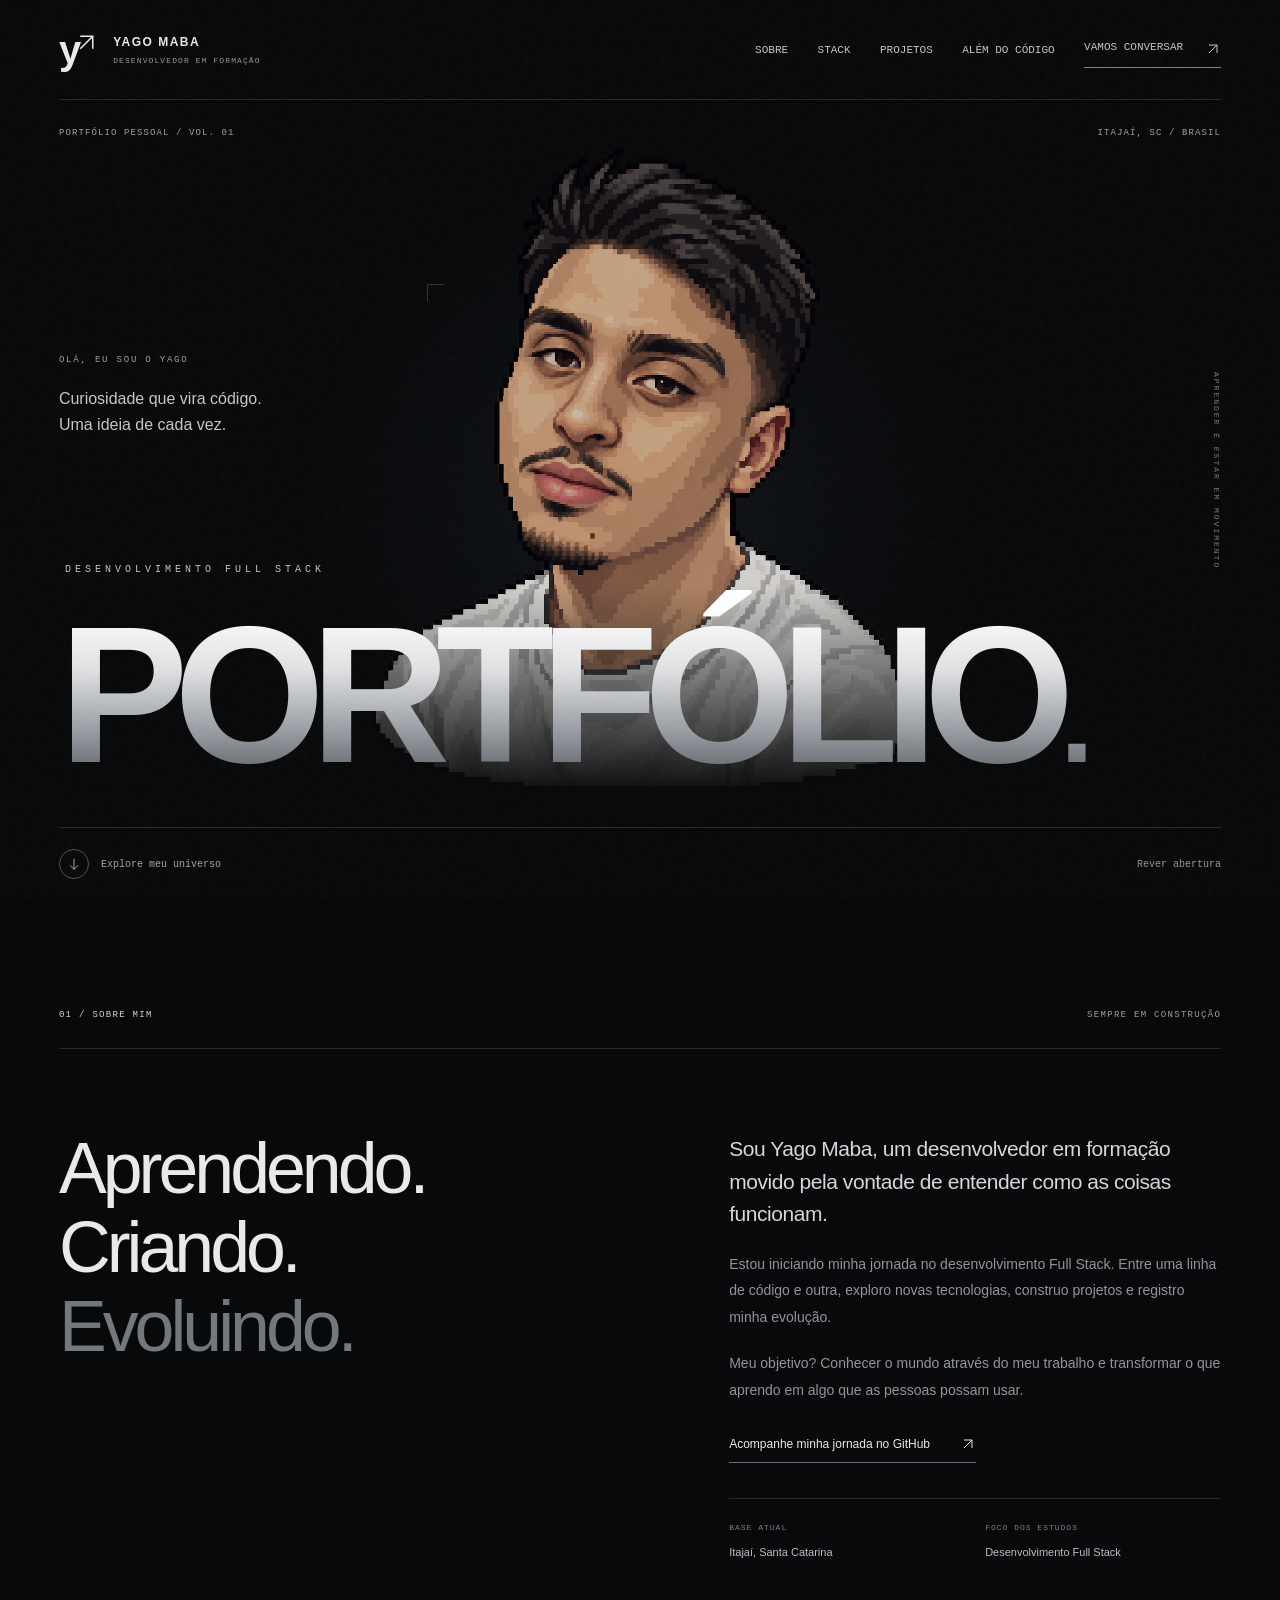
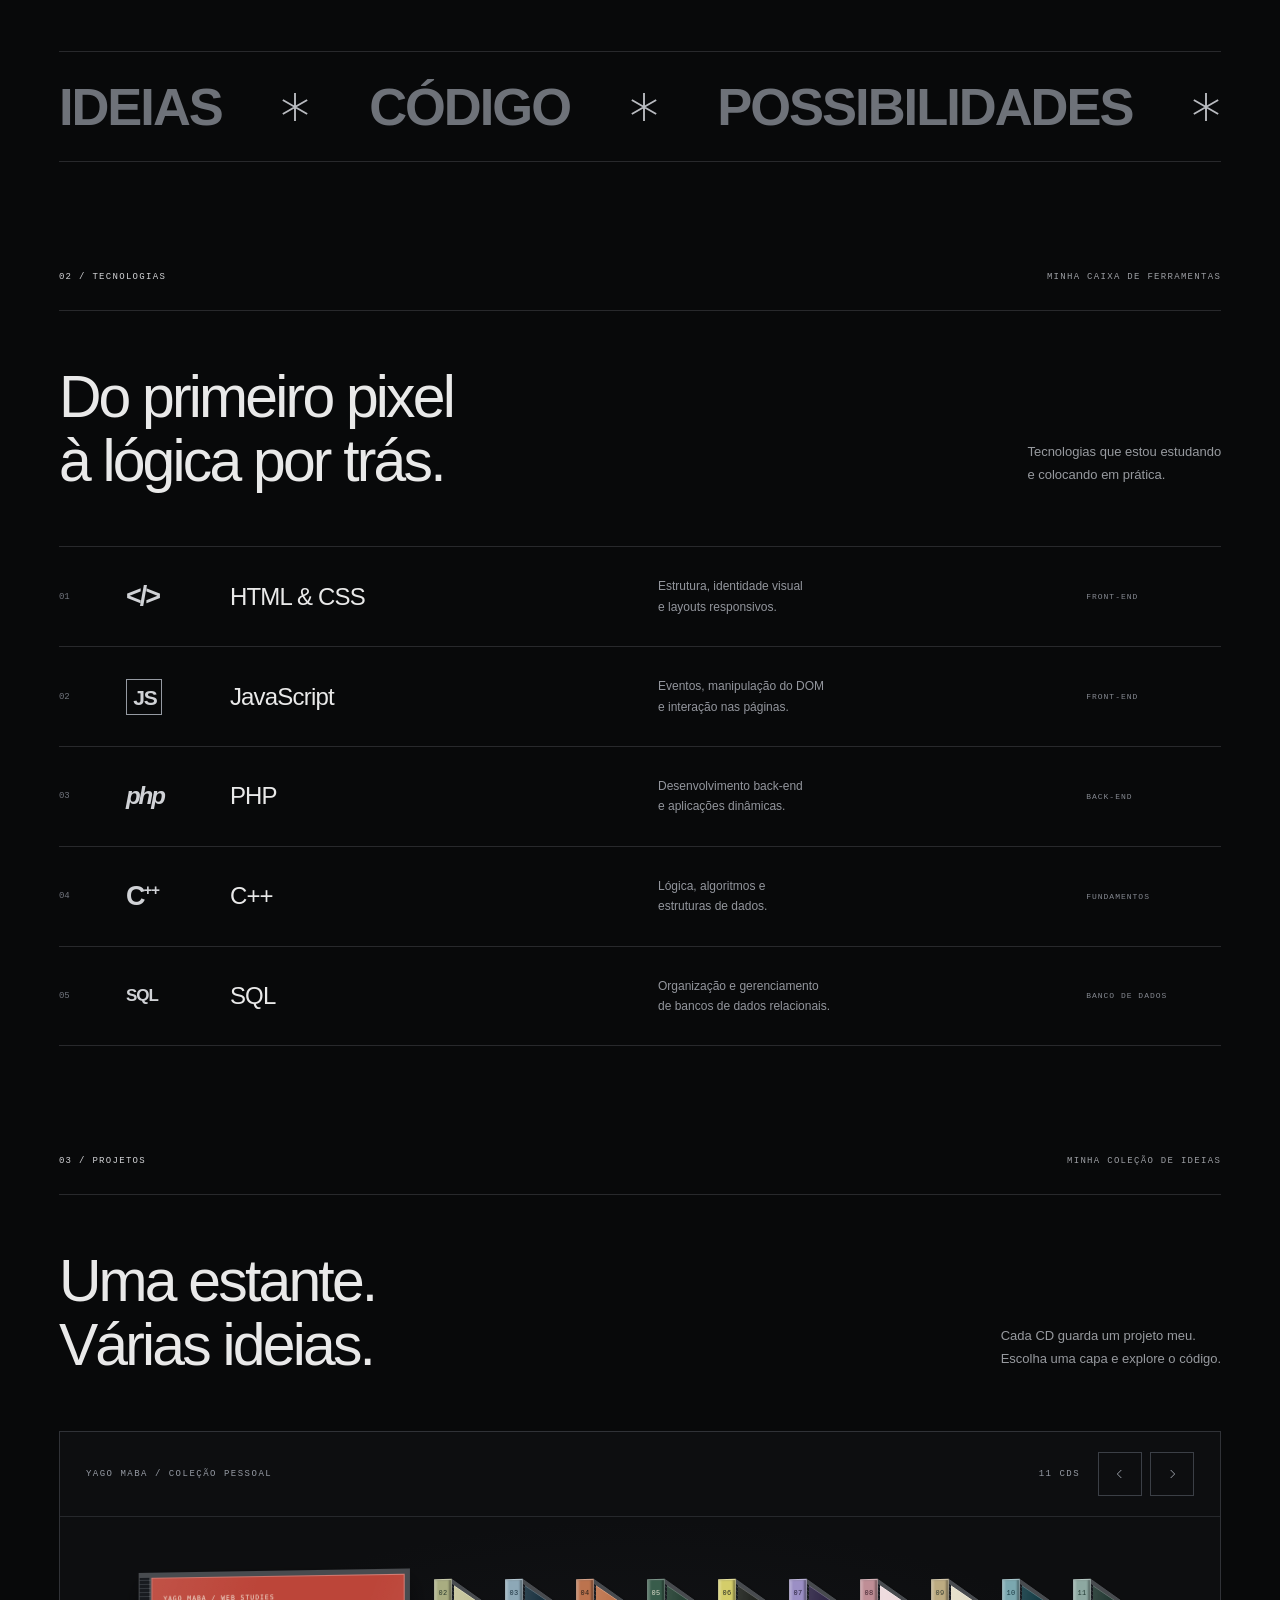
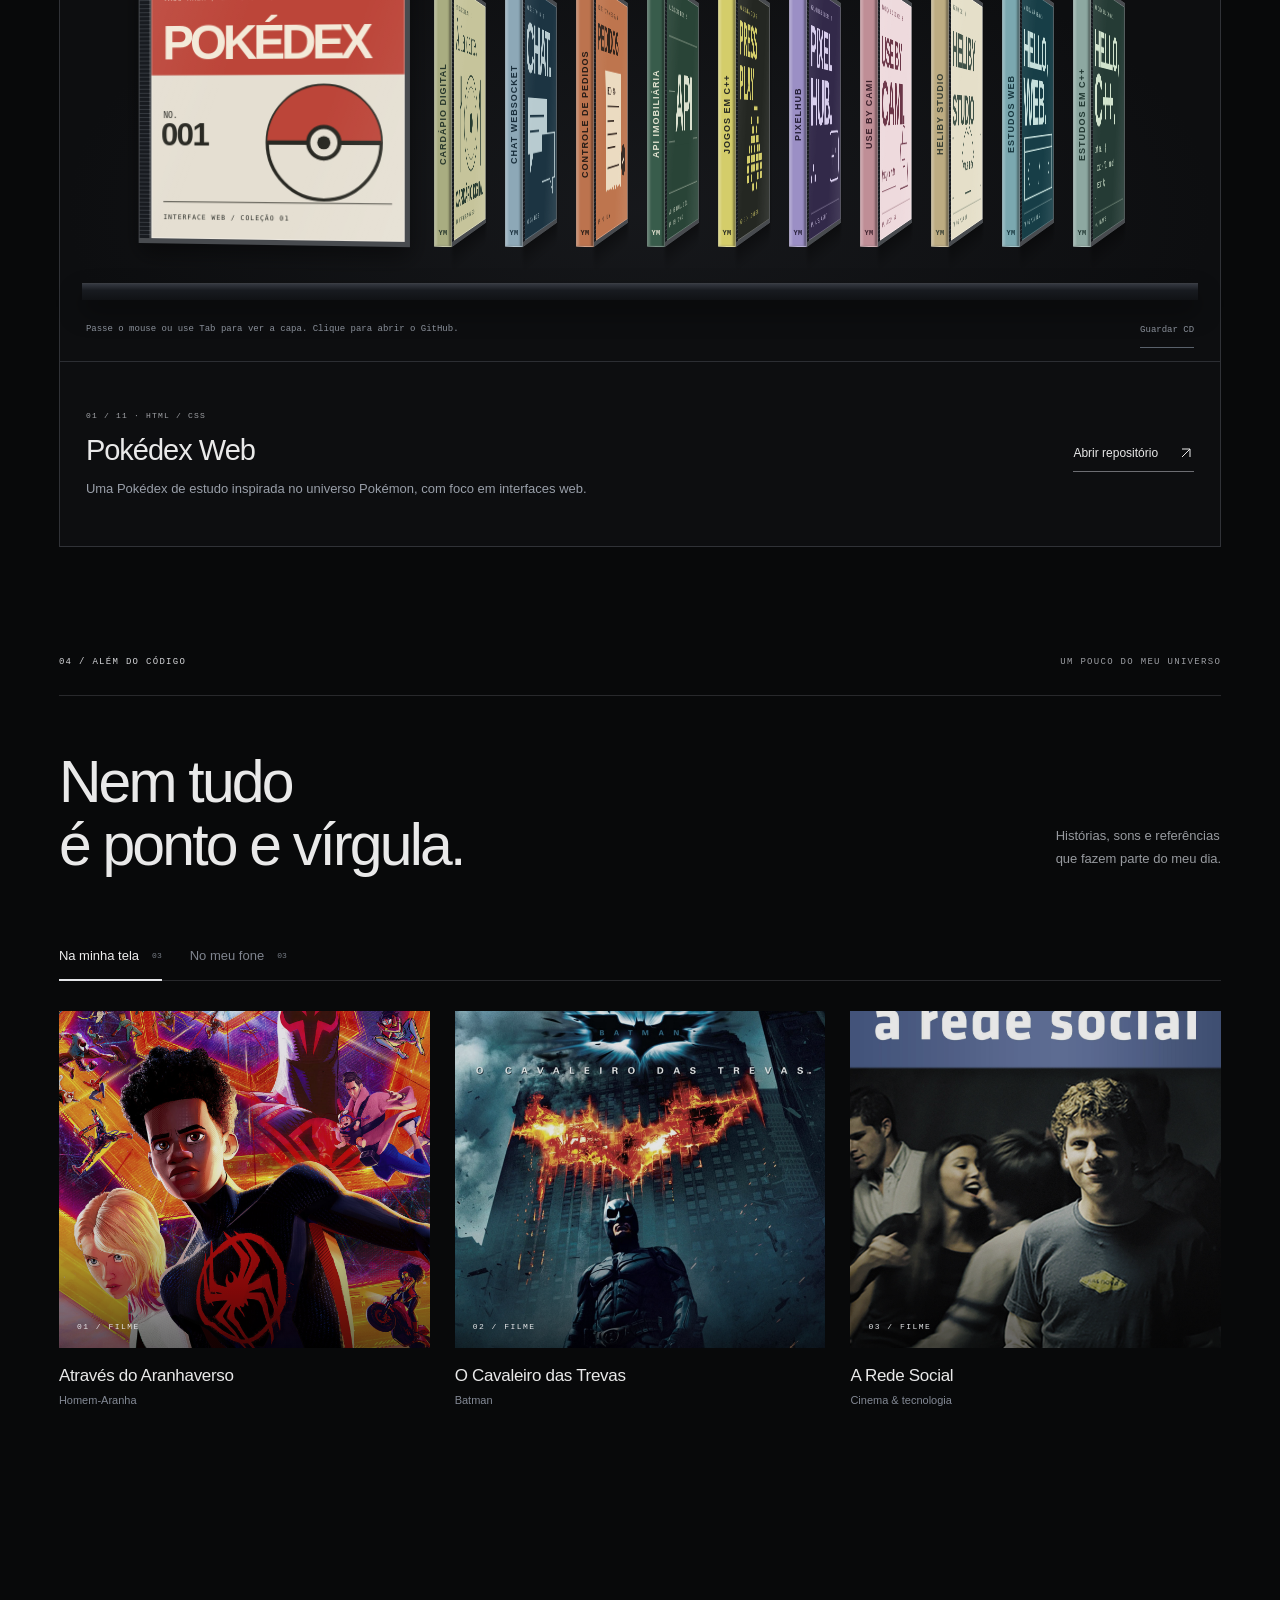
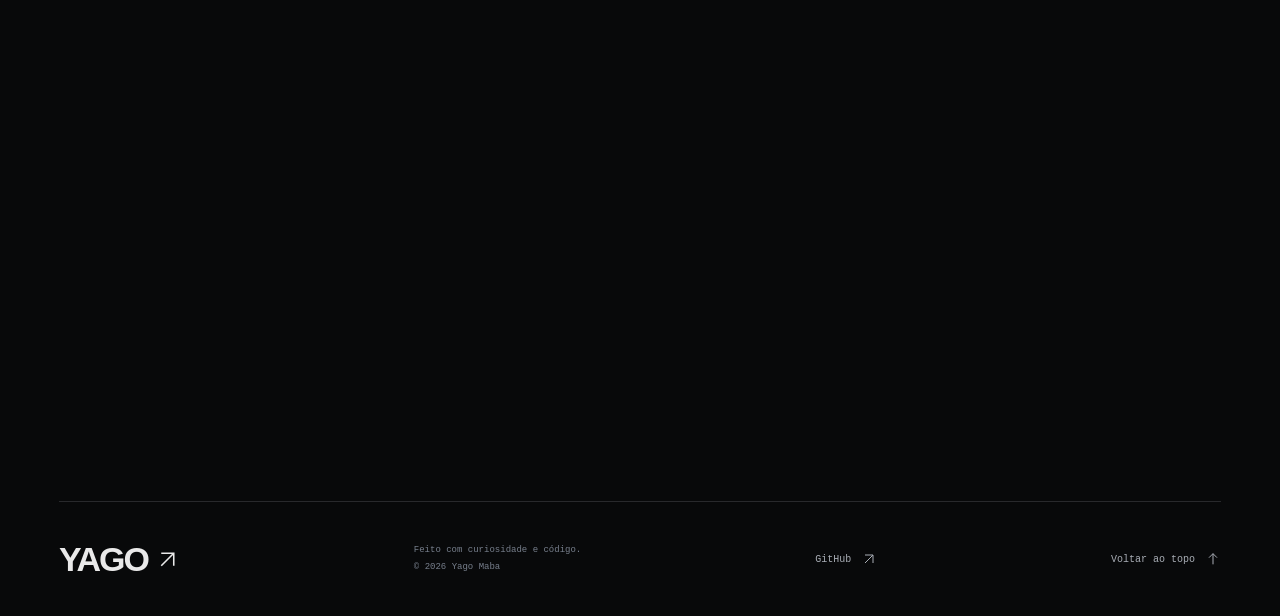
<file: index.html>
<!doctype html>
<html lang="pt-BR">

<head>
  <meta charset="UTF-8" />
  <meta name="viewport" content="width=device-width, initial-scale=1" />
  <meta name="theme-color" content="#08090a" />
  <meta name="description"
    content="Portfólio de Yago Maba, desenvolvedor Full Stack em formação em Itajaí, Santa Catarina. Tecnologias, projetos de estudo e contato." />
  <title>Yago Maba | Portfólio</title>
  <link rel="icon"
    href="data:image/svg+xml,%3Csvg xmlns='http://www.w3.org/2000/svg' viewBox='0 0 64 64'%3E%3Crect width='64' height='64' rx='16' fill='%2308090a'/%3E%3Cpath d='M15 17l17 22 17-22M32 39v12' fill='none' stroke='%23e9eaec' stroke-width='7'/%3E%3C/svg%3E" />
  <link rel="stylesheet" href="styles.css" />
  <link href="shelf.css" rel="stylesheet" />
  <script src="script.js" defer></script>
</head>

<body>
  <a class="skip-link" href="#conteudo">Pular para o conteúdo</a>
  <div class="intro" id="intro" aria-hidden="true" hidden>
    <div class="intro-top"><span>YAGO MABA</span><span>PORTFÓLIO</span></div>
    <div class="intro-center">
      <span class="intro-mark"></span>
      <span class="intro-name metallic">YAGO<span class="intro-dot">.</span></span><span class="intro-caption">CÓDIGO EM
        MOVIMENTO</span>
    </div>
  </div>
  <button class="skip-intro" id="skip-intro" type="button" hidden>
    Pular abertura
  </button>
  <header class="header" id="topo">
    <a class="brand" href="#inicio" aria-label="Yago Maba, início"><span class="brand-symbol">y<svg class="icon"
          width="16" height="16" viewBox="0 0 24 24" fill="none" stroke="currentColor" stroke-width="1.5"
          aria-hidden="true" focusable="false">
          <path d="M6 18 18 6M6 6h12v12" />
        </svg></span><span>YAGO MABA<small>DESENVOLVEDOR EM FORMAÇÃO</small></span></a>
    <button class="menu-toggle" id="menu-toggle" type="button" aria-label="Abrir menu" aria-controls="navigation"
      aria-expanded="false">
      <span></span><span></span>
    </button>
    <nav class="navigation" id="navigation" aria-label="Navegação principal">
      <a href="#sobre">Sobre</a><a href="#tecnologias">Stack</a><a href="#projetos">Projetos</a><a
        href="#interesses">Além do código</a><a class="nav-contact" href="#contato">Vamos conversar
        <svg class="icon" width="16" height="16" viewBox="0 0 24 24" fill="none" stroke="currentColor"
          stroke-width="1.5" aria-hidden="true" focusable="false">
          <path d="M6 18 18 6M6 6h12v12" />
        </svg></a>
    </nav>
  </header>
  <main id="conteudo">
    <section class="hero" id="inicio" aria-labelledby="hero-title">
      <div class="hero-topline">
        <span>PORTFÓLIO PESSOAL / VOL. 01</span><span class="location">ITAJAÍ, SC / BRASIL</span>
      </div>
      <div class="portrait-stage" id="portrait-stage">
        <div class="portrait-halo"></div>
        <img class="portrait-art" src="imagens/yago-pixel-caricatura.png"
          alt="Caricatura de Yago em pixel art, com cabelo escuro e camiseta branca"
          width="1145" height="1374" fetchpriority="high" decoding="async" />
        <span aria-hidden="true" class="portrait-corner corner-one"></span><span aria-hidden="true"
          class="portrait-corner corner-two"></span>
      </div>
      <div class="hero-introduction">
        <span class="eyebrow">OLÁ, EU SOU O YAGO</span>
        <p>Curiosidade que vira código.<br />Uma ideia de cada vez.</p>
      </div>
      <span aria-hidden="true" class="hero-side-note">APRENDER É ESTAR EM MOVIMENTO</span>

      <div class="hero-title-wrap">
        <span class="hero-title-label">DESENVOLVIMENTO FULL STACK</span>
        <h1 class="hero-title metallic" id="hero-title">
          PORTFÓLIO<span class="title-dot">.</span>
        </h1>
      </div>
      <div class="hero-bottom">
        <a class="scroll-link" href="#sobre"><span class="scroll-circle" aria-hidden="true"><svg class="icon" width="16"
              height="16" viewBox="0 0 24 24" fill="none" stroke="currentColor" stroke-width="1.5">
              <path d="M12 4v16m-6-6 6 6 6-6" />
            </svg></span>
          Explore meu universo</a>
        <div class="animation-controls">
          <button id="replay-intro" type="button" hidden>
            Rever abertura
          </button>
        </div>
      </div>
    </section>
    <section class="section about" id="sobre" aria-labelledby="about-title">
      <div class="section-label reveal">
        <span>01 / SOBRE MIM</span>
        <span>SEMPRE EM CONSTRUÇÃO</span>
      </div>
      <div class="about-grid">
        <h2 class="statement reveal" id="about-title">
          Aprendendo.<br />Criando.<br /><span>Evoluindo.</span>
        </h2>
        <div class="about-copy reveal">
          <p class="lead">
            Sou Yago Maba, um desenvolvedor em formação movido pela vontade de
            entender como as coisas funcionam.
          </p>
          <p>
            Estou iniciando minha jornada no desenvolvimento Full Stack. Entre
            uma linha de código e outra, exploro novas tecnologias, construo
            projetos e registro minha evolução.
          </p>
          <p>
            Meu objetivo? Conhecer o mundo através do meu trabalho e
            transformar o que aprendo em algo que as pessoas possam usar.
          </p>
          <a class="text-link" href="https://github.com/Yagog0" target="_blank" rel="noopener noreferrer">Acompanhe
            minha jornada no GitHub
            <svg class="icon" width="16" height="16" viewBox="0 0 24 24" fill="none" stroke="currentColor"
              stroke-width="1.5" aria-hidden="true" focusable="false">
              <path d="M6 18 18 6M6 6h12v12" />
            </svg></a>
          <div class="about-facts">
            <div>
              <span>BASE ATUAL</span><strong>Itajaí, Santa Catarina</strong>
            </div>
            <div>
              <span>FOCO DOS ESTUDOS</span><strong>Desenvolvimento Full Stack</strong>
            </div>
          </div>
        </div>
      </div>
      <div aria-hidden="true" class="word-strip">
        <span>IDEIAS</span><svg width="30" height="30" viewBox="0 0 32 32" fill="none" stroke="currentColor"
          stroke-width="2" aria-hidden="true">
          <path d="M16 1v30M3 8.5l26 15M3 23.5l26-15" />
        </svg><span>CÓDIGO</span><svg width="30" height="30" viewBox="0 0 32 32" fill="none" stroke="currentColor"
          stroke-width="2" aria-hidden="true">
          <path d="M16 1v30M3 8.5l26 15M3 23.5l26-15" />
        </svg><span>POSSIBILIDADES</span><svg width="30" height="30" viewBox="0 0 32 32" fill="none"
          stroke="currentColor" stroke-width="2" aria-hidden="true">
          <path d="M16 1v30M3 8.5l26 15M3 23.5l26-15" />
        </svg>
      </div>
    </section>
    <section class="section stack" id="tecnologias" aria-labelledby="stack-title">
      <div class="section-label reveal">
        <span>02 / TECNOLOGIAS</span>
        <span>MINHA CAIXA DE FERRAMENTAS</span>
      </div>
      <div class="section-heading reveal">
        <h2 id="stack-title">Do primeiro pixel<br />à lógica por trás.</h2>
        <p>Tecnologias que estou estudando<br />e colocando em prática.</p>
      </div>
      <div class="stack-list">
        <article class="stack-row">
          <span class="stack-number">01</span><span class="stack-logo" aria-hidden="true">&lt;/&gt;</span>
          <h3>HTML &amp; CSS</h3>
          <p>Estrutura, identidade visual<br />e layouts responsivos.</p>
          <span class="stack-category">FRONT-END</span>
        </article>
        <article class="stack-row">
          <span class="stack-number">02</span><span class="stack-logo js-logo" aria-hidden="true">JS</span>
          <h3>JavaScript</h3>
          <p>Eventos, manipulação do DOM<br />e interação nas páginas.</p>
          <span class="stack-category">FRONT-END</span>
        </article>
        <article class="stack-row">
          <span class="stack-number">03</span><span class="stack-logo php-logo" aria-hidden="true">php</span>
          <h3>PHP</h3>
          <p>Desenvolvimento back-end<br />e aplicações dinâmicas.</p>
          <span class="stack-category">BACK-END</span>
        </article>
        <article class="stack-row">
          <span class="stack-number">04</span><span class="stack-logo" aria-hidden="true">C<span
              class="tiny">++</span></span>
          <h3>C++</h3>
          <p>Lógica, algoritmos e<br />estruturas de dados.</p>
          <span class="stack-category">FUNDAMENTOS</span>
        </article>
        <article class="stack-row">
          <span class="stack-number">05</span><span class="stack-logo sql-logo" aria-hidden="true">SQL</span>
          <h3>SQL</h3>
          <p>
            Organização e gerenciamento<br />de bancos de dados relacionais.
          </p>
          <span class="stack-category">BANCO DE DADOS</span>
        </article>
      </div>
    </section>
    <section class="section projects" id="projetos" aria-labelledby="projects-title">
      <div class="section-label reveal">
        <span>03 / PROJETOS</span><span>MINHA COLEÇÃO DE IDEIAS</span>
      </div>
      <div class="section-heading reveal">
        <h2 id="projects-title">Uma estante.<br />Várias ideias.</h2>
        <p>
          Cada CD guarda um projeto meu.<br />Escolha uma capa e explore o
          código.
        </p>
      </div>
      <div class="project-shelf" id="project-shelf">
        <div class="shelf-topline">
            <span>YAGO MABA / COLEÇÃO PESSOAL</span>
            <div class="shelf-navigation" aria-label="Percorrer projetos">
              <span id="shelf-count">11 CDS</span>
              <button id="shelf-previous" type="button" aria-label="Ver projeto anterior" hidden>
                <svg class="icon" width="16" height="16" viewBox="0 0 24 24" fill="none" stroke="currentColor" stroke-width="1.5" aria-hidden="true"><path d="m14 6-6 6 6 6" /></svg>
              </button>
              <button id="shelf-next" type="button" aria-label="Ver próximo projeto" hidden>
                <svg class="icon" width="16" height="16" viewBox="0 0 24 24" fill="none" stroke="currentColor" stroke-width="1.5" aria-hidden="true"><path d="m10 6 6 6-6 6" /></svg>
              </button>
            </div>
        </div>
        <div class="shelf-viewport" id="shelf-viewport" role="region"
          aria-label="Estante de projetos, com rolagem horizontal" tabindex="0">
          <ul class="shelf-row" aria-label="Projetos em capas de CD">
            <li class="cd-slot" style="--cover-color: #bc4539; --cover-ink: #f4eadd" data-title="Pokédex Web"
              data-description="Uma Pokédex de estudo inspirada no universo Pokémon, com foco em interfaces web."
              data-stack="HTML / CSS" data-number="01">
              <a class="cd-link" href="https://github.com/Yagog0/pokedex-web" target="_blank" rel="noopener noreferrer"
                aria-label="Pokédex Web: ver repositório no GitHub, nova aba" aria-describedby="shelf-hint">
                <span class="cd-case" aria-hidden="true">
                  <span class="cd-front"><img src="imagens/projetos/pokedex-web.svg" alt="" width="320" height="320"
                      loading="lazy" /><span class="cd-hinge"></span></span>
                  <span class="cd-back"></span>
                  <span class="cd-spine"><span class="cd-catalog">01</span><span class="cd-spine-title">POKÉDEX
                      WEB</span><span class="cd-spine-footer">YM</span></span>
                  <span class="cd-top"></span>
                </span>
              </a>
            </li>
            <li class="cd-slot" style="--cover-color: #a9ad81; --cover-ink: #26362b" data-title="Cardápio Digital"
              data-description="Cardápio digital com páginas de bebidas, lanches, pizzas, pastéis e porções."
              data-stack="HTML / CSS" data-number="02">
              <a class="cd-link" href="https://github.com/Yagog0/cardapio-digital" target="_blank"
                rel="noopener noreferrer" aria-label="Cardápio Digital: ver repositório no GitHub, nova aba"
                aria-describedby="shelf-hint">
                <span class="cd-case" aria-hidden="true">
                  <span class="cd-front"><img src="imagens/projetos/cardapio-digital.svg" alt="" width="320"
                      height="320" loading="lazy" /><span class="cd-hinge"></span></span>
                  <span class="cd-back"></span>
                  <span class="cd-spine"><span class="cd-catalog">02</span><span class="cd-spine-title">CARDÁPIO
                      DIGITAL</span><span class="cd-spine-footer">YM</span></span>
                  <span class="cd-top"></span>
                </span>
              </a>
            </li>
            <li class="cd-slot" style="--cover-color: #8da8b7; --cover-ink: #182d3a" data-title="Chat WebSocket"
              data-description="Chat em tempo real com Node.js e WebSocket, com distribuição de mensagens entre participantes."
              data-stack="NODE.JS / WEBSOCKET / JAVASCRIPT" data-number="03">
              <a class="cd-link" href="https://github.com/Yagog0/chat-websocket" target="_blank"
                rel="noopener noreferrer" aria-label="Chat WebSocket: ver repositório no GitHub, nova aba"
                aria-describedby="shelf-hint">
                <span class="cd-case" aria-hidden="true">
                  <span class="cd-front"><img src="imagens/projetos/chat-websocket.svg" alt="" width="320" height="320"
                      loading="lazy" /><span class="cd-hinge"></span></span>
                  <span class="cd-back"></span>
                  <span class="cd-spine"><span class="cd-catalog">03</span><span class="cd-spine-title">CHAT
                      WEBSOCKET</span><span class="cd-spine-footer">YM</span></span>
                  <span class="cd-top"></span>
                </span>
              </a>
            </li>
            <li class="cd-slot" style="--cover-color: #bc734e; --cover-ink: #241b16" data-title="Controle de Pedidos"
              data-description="CRUD de clientes, itens e pedidos em PHP/PDO, com protótipo de interface em jQuery EasyUI."
              data-stack="PHP / PDO / JQUERY" data-number="04">
              <a class="cd-link" href="https://github.com/Yagog0/controle-pedidos-php" target="_blank"
                rel="noopener noreferrer" aria-label="Controle de Pedidos: ver repositório no GitHub, nova aba"
                aria-describedby="shelf-hint">
                <span class="cd-case" aria-hidden="true">
                  <span class="cd-front"><img src="imagens/projetos/controle-pedidos-php.svg" alt="" width="320"
                      height="320" loading="lazy" /><span class="cd-hinge"></span></span>
                  <span class="cd-back"></span>
                  <span class="cd-spine"><span class="cd-catalog">04</span><span class="cd-spine-title">CONTROLE DE
                      PEDIDOS</span><span class="cd-spine-footer">YM</span></span>
                  <span class="cd-top"></span>
                </span>
              </a>
            </li>
            <li class="cd-slot" style="--cover-color: #385c4b; --cover-ink: #e3e3d1" data-title="API Imobiliária"
              data-description="API REST de relatórios imobiliários em PHP e MySQL, com documentação OpenAPI/Swagger."
              data-stack="PHP / MYSQL / OPENAPI" data-number="05">
              <a class="cd-link" href="https://github.com/Yagog0/api-relatorios-imobiliarios" target="_blank"
                rel="noopener noreferrer" aria-label="API Imobiliária: ver repositório no GitHub, nova aba"
                aria-describedby="shelf-hint">
                <span class="cd-case" aria-hidden="true">
                  <span class="cd-front"><img src="imagens/projetos/api-relatorios-imobiliarios.svg" alt="" width="320"
                      height="320" loading="lazy" /><span class="cd-hinge"></span></span>
                  <span class="cd-back"></span>
                  <span class="cd-spine"><span class="cd-catalog">05</span><span class="cd-spine-title">API
                      IMOBILIÁRIA</span><span class="cd-spine-footer">YM</span></span>
                  <span class="cd-top"></span>
                </span>
              </a>
            </li>
            <li class="cd-slot" style="--cover-color: #d4cd6a; --cover-ink: #242722" data-title="Jogos em C++"
              data-description="Jogos de console em C++, incluindo Mastermind e jogo da memória, para praticar lógica e regras."
              data-stack="C++ / LÓGICA DE PROGRAMAÇÃO" data-number="06">
              <a class="cd-link" href="https://github.com/Yagog0/jogos-cpp" target="_blank" rel="noopener noreferrer"
                aria-label="Jogos em C++: ver repositório no GitHub, nova aba" aria-describedby="shelf-hint">
                <span class="cd-case" aria-hidden="true">
                  <span class="cd-front"><img src="imagens/projetos/jogos-cpp.svg" alt="" width="320" height="320"
                      loading="lazy" /><span class="cd-hinge"></span></span>
                  <span class="cd-back"></span>
                  <span class="cd-spine"><span class="cd-catalog">06</span><span class="cd-spine-title">JOGOS EM
                      C++</span><span class="cd-spine-footer">YM</span></span>
                  <span class="cd-top"></span>
                </span>
              </a>
            </li>
            <li class="cd-slot" style="--cover-color: #9b8fc5; --cover-ink: #241e36"
              data-title="PixelHub"
              data-description="Plataforma de jogos em PHP e SQLite com catálogo, biblioteca pessoal, conquistas e moderação."
              data-stack="PHP / SQLITE / JAVASCRIPT" data-number="07">
              <a class="cd-link" href="https://github.com/Yagog0/pixelhub" target="_blank" rel="noopener noreferrer"
                aria-label="PixelHub: ver repositório no GitHub, nova aba" aria-describedby="shelf-hint">
                <span class="cd-case" aria-hidden="true">
                  <span class="cd-front"><img src="imagens/projetos/pixelhub.svg" alt="" width="320" height="320"
                      loading="lazy" /><span class="cd-hinge"></span></span>
                  <span class="cd-back"></span>
                  <span class="cd-spine"><span class="cd-catalog">07</span><span class="cd-spine-title">PIXELHUB</span><span class="cd-spine-footer">YM</span></span>
                  <span class="cd-top"></span>
                </span>
              </a>
            </li>
            <li class="cd-slot" style="--cover-color: #bf8e96; --cover-ink: #3b202b"
              data-title="Use by Cami"
              data-description="Loja de roupas com catálogo, sacola, área da cliente, pedidos e painel administrativo, em PHP e JavaScript."
              data-stack="PHP / JAVASCRIPT / MYSQL / SQLITE" data-number="08">
              <a class="cd-link" href="https://github.com/Yagog0/use-by-cami" target="_blank" rel="noopener noreferrer"
                aria-label="Use by Cami: ver repositório no GitHub, nova aba" aria-describedby="shelf-hint">
                <span class="cd-case" aria-hidden="true">
                  <span class="cd-front"><img src="imagens/projetos/use-by-cami.svg" alt="" width="320" height="320"
                      loading="lazy" /><span class="cd-hinge"></span></span>
                  <span class="cd-back"></span>
                  <span class="cd-spine"><span class="cd-catalog">08</span><span class="cd-spine-title">USE BY CAMI</span><span class="cd-spine-footer">YM</span></span>
                  <span class="cd-top"></span>
                </span>
              </a>
            </li>
            <li class="cd-slot" style="--cover-color: #bdac82; --cover-ink: #343c32"
              data-title="Heliby Studio"
              data-description="Protótipo de loja de camisetas com prévia de personalização, filtros, escolha de cor e tamanho e sacola no navegador."
              data-stack="HTML / CSS / JAVASCRIPT" data-number="09">
              <a class="cd-link" href="https://github.com/Yagog0/loja-beatriz" target="_blank" rel="noopener noreferrer"
                aria-label="Heliby Studio: ver repositório no GitHub, nova aba" aria-describedby="shelf-hint">
                <span class="cd-case" aria-hidden="true">
                  <span class="cd-front"><img src="imagens/projetos/loja-beatriz.svg" alt="" width="320" height="320"
                      loading="lazy" /><span class="cd-hinge"></span></span>
                  <span class="cd-back"></span>
                  <span class="cd-spine"><span class="cd-catalog">09</span><span class="cd-spine-title">HELIBY STUDIO</span><span class="cd-spine-footer">YM</span></span>
                  <span class="cd-top"></span>
                </span>
              </a>
            </li>
            <li class="cd-slot" style="--cover-color: #7ba8b0; --cover-ink: #17363e"
              data-title="Estudos Web"
              data-description="Coleção de estudos web com uma página de apresentação em HTML e CSS e um chat em tempo real com Node.js e WebSocket."
              data-stack="HTML / CSS / JAVASCRIPT / NODE.JS" data-number="10">
              <a class="cd-link" href="https://github.com/Yagog0/estudos-html" target="_blank" rel="noopener noreferrer"
                aria-label="Estudos Web: ver repositório no GitHub, nova aba" aria-describedby="shelf-hint">
                <span class="cd-case" aria-hidden="true">
                  <span class="cd-front"><img src="imagens/projetos/estudos-html.svg" alt="" width="320" height="320"
                      loading="lazy" /><span class="cd-hinge"></span></span>
                  <span class="cd-back"></span>
                  <span class="cd-spine"><span class="cd-catalog">10</span><span class="cd-spine-title">ESTUDOS WEB</span><span class="cd-spine-footer">YM</span></span>
                  <span class="cd-top"></span>
                </span>
              </a>
            </li>
            <li class="cd-slot" style="--cover-color: #8da8a1; --cover-ink: #213832"
              data-title="Estudos em C++"
              data-description="Primeiros passos em C++: estrutura de um programa, saída de texto com cout e configuração de compilação no VS Code."
              data-stack="C++ / FUNDAMENTOS" data-number="11">
              <a class="cd-link" href="https://github.com/Yagog0/estudos-cpp" target="_blank" rel="noopener noreferrer"
                aria-label="Estudos em C++: ver repositório no GitHub, nova aba" aria-describedby="shelf-hint">
                <span class="cd-case" aria-hidden="true">
                  <span class="cd-front"><img src="imagens/projetos/estudos-cpp.svg" alt="" width="320" height="320"
                      loading="lazy" /><span class="cd-hinge"></span></span>
                  <span class="cd-back"></span>
                  <span class="cd-spine"><span class="cd-catalog">11</span><span class="cd-spine-title">ESTUDOS EM C++</span><span class="cd-spine-footer">YM</span></span>
                  <span class="cd-top"></span>
                </span>
              </a>
            </li>
          </ul>
        </div>
        <div class="shelf-plinth" aria-hidden="true"></div>
        <div class="shelf-instructions">
          <span id="shelf-hint">Passe o mouse ou use Tab para ver a capa. Clique para abrir o
            GitHub.</span><button class="shelf-reset" id="shelf-reset" type="button" hidden>
            Guardar CD
          </button>
        </div>
        <div class="shelf-details">
          <div class="shelf-project-info" aria-live="polite" aria-atomic="true">
            <span class="eyebrow" id="shelf-stack">11 PROJETOS / CÓDIGO ABERTO</span>
            <h3 id="shelf-title">Escolha um CD.</h3>
            <p id="shelf-description">
              Da primeira interface aos estudos de back-end, cada projeto
              guarda uma parte do que venho aprendendo.
            </p>
          </div>
          <a class="text-link shelf-repository" id="shelf-repository" href="https://github.com/Yagog0?tab=repositories"
            target="_blank" rel="noopener noreferrer"><span id="shelf-link-label">Ver todos no GitHub</span><svg
              class="icon" width="16" height="16" viewBox="0 0 24 24" fill="none" stroke="currentColor"
              stroke-width="1.5" aria-hidden="true">
              <path d="M6 18 18 6M6 6h12v12" />
            </svg></a>
        </div>
      </div>
    </section>
    <section class="section interests" id="interesses" aria-labelledby="interests-title">
      <div class="section-label reveal">
        <span>04 / ALÉM DO CÓDIGO</span>
        <span>UM POUCO DO MEU UNIVERSO</span>
      </div>
      <div class="section-heading reveal">
        <h2 id="interests-title">Nem tudo<br />é ponto e vírgula.</h2>
        <p>Histórias, sons e referências<br />que fazem parte do meu dia.</p>
      </div>
      <div class="interest-tabs" role="tablist" aria-label="Meus interesses">
        <button id="tab-filmes" type="button" role="tab" aria-selected="true" aria-controls="panel-filmes" tabindex="0">
          Na minha tela <span>03</span></button><button id="tab-musicas" type="button" role="tab" aria-selected="false"
          aria-controls="panel-musicas" tabindex="-1">
          No meu fone <span>03</span>
        </button>
      </div>
      <div class="interest-grid" id="panel-filmes" role="tabpanel" aria-labelledby="tab-filmes" tabindex="0">
        <figure class="interest-card">
          <div class="interest-image">
            <img src="imagens/Filme1.jpg" alt="Pôster de Homem-Aranha: Através do Aranhaverso" loading="lazy"
              width="1400" height="2100" /><span>01 / FILME</span>
          </div>
          <figcaption>
            <h3>Através do Aranhaverso</h3>
            <span>Homem-Aranha</span>
          </figcaption>
        </figure>
        <figure class="interest-card">
          <div class="interest-image">
            <img src="imagens/filme2.jpg" alt="Pôster de Batman: O Cavaleiro das Trevas" loading="lazy" width="1400"
              height="2100" /><span>02 / FILME</span>
          </div>
          <figcaption>
            <h3>O Cavaleiro das Trevas</h3>
            <span>Batman</span>
          </figcaption>
        </figure>
        <figure class="interest-card">
          <div class="interest-image">
            <img src="imagens/filme3.jpg" alt="Pôster do filme A Rede Social" loading="lazy" width="2250"
              height="3000" /><span>03 / FILME</span>
          </div>
          <figcaption>
            <h3>A Rede Social</h3>
            <span>Cinema &amp; tecnologia</span>
          </figcaption>
        </figure>
      </div>
      <div class="interest-grid music-grid" id="panel-musicas" role="tabpanel" aria-labelledby="tab-musicas"
        tabindex="0" hidden>
        <figure class="interest-card">
          <div class="interest-image">
            <img src="imagens/musica1.jpg" alt="Capa de Seu Jorge" loading="lazy" width="400" height="400" /><span>01 /
              MÚSICA</span>
          </div>
          <figcaption>
            <h3>Seu Jorge</h3>
            <span>Na minha playlist</span>
          </figcaption>
        </figure>
        <figure class="interest-card">
          <div class="interest-image">
            <img src="imagens/musica2.jpg" alt="Capa de El tren, de Soyiby" loading="lazy" width="300"
              height="298" /><span>02 / MÚSICA</span>
          </div>
          <figcaption>
            <h3>El tren</h3>
            <span>Soyiby</span>
          </figcaption>
        </figure>
        <figure class="interest-card">
          <div class="interest-image">
            <img src="imagens/musica3.jpg" alt="Capa de Sunflower, de Post Malone e Swae Lee" loading="lazy"
              width="1280" height="720" /><span>03 / MÚSICA</span>
          </div>
          <figcaption>
            <h3>Sunflower</h3>
            <span>Post Malone, Swae Lee</span>
          </figcaption>
        </figure>
      </div>
    </section>
    <section class="section contact" id="contato" aria-labelledby="contact-title">
      <div class="section-label reveal">
        <span>05 / PRÓXIMO CAPÍTULO</span>
        <span>COMEÇA COM UMA CONVERSA</span>
      </div>
      <div class="contact-heading reveal">
        <h2 id="contact-title">
          Vamos criar<br /><span class="metallic">algo juntos.</span>
        </h2>
        <a class="contact-orb" href="mailto:yagomaba22@hotmail.com" aria-label="Enviar e-mail para Yago"><svg width="64"
            height="64" viewBox="0 0 24 24" fill="none" stroke="currentColor" stroke-width="1" aria-hidden="true">
            <path d="M5 19 19 5M5 5h14v14" />
          </svg></a>
      </div>
      <div class="contact-bottom reveal">
        <p>
          Uma ideia, uma oportunidade ou uma troca.<br />Vai ser bom conversar
          com você.
        </p>
        <div class="contact-links">
          <div class="email-line">
            <a href="mailto:yagomaba22@hotmail.com">yagomaba22@hotmail.com
              <svg class="icon" width="16" height="16" viewBox="0 0 24 24" fill="none" stroke="currentColor"
                stroke-width="1.5" aria-hidden="true" focusable="false">
                <path d="M6 18 18 6M6 6h12v12" />
              </svg></a><button id="copy-email" type="button" aria-label="Copiar endereço de e-mail"
              title="Copiar e-mail">
              <svg width="18" height="18" viewBox="0 0 24 24" fill="none" stroke="currentColor" stroke-width="1.5"
                aria-hidden="true">
                <rect x="8" y="8" width="12" height="13" rx="2" />
                <path d="M15 8V5a2 2 0 0 0-2-2H5a2 2 0 0 0-2 2v8a2 2 0 0 0 2 2h3" />
              </svg>
            </button>
          </div>
          <a href="https://wa.me/5547997645013" target="_blank" rel="noopener noreferrer">Ou me chame no WhatsApp
            <svg class="icon" width="16" height="16" viewBox="0 0 24 24" fill="none" stroke="currentColor"
              stroke-width="1.5" aria-hidden="true" focusable="false">
              <path d="M6 18 18 6M6 6h12v12" />
            </svg></a><span class="copy-status" id="copy-status" role="status" aria-live="polite"></span>
        </div>
      </div>
    </section>
  </main>
  <footer class="footer">
    <a class="footer-brand" href="#inicio">YAGO<svg class="icon" width="16" height="16" viewBox="0 0 24 24" fill="none"
        stroke="currentColor" stroke-width="1.5" aria-hidden="true" focusable="false">
        <path d="M6 18 18 6M6 6h12v12" />
      </svg></a>
    <p>
      Feito com curiosidade e código.<br />© <span id="year">2026</span> Yago
      Maba
    </p>
    <a href="https://github.com/Yagog0" target="_blank" rel="noopener noreferrer">GitHub
      <svg class="icon" width="16" height="16" viewBox="0 0 24 24" fill="none" stroke="currentColor" stroke-width="1.5"
        aria-hidden="true" focusable="false">
        <path d="M6 18 18 6M6 6h12v12" />
      </svg></a><a class="back-top" href="#inicio">Voltar ao topo
      <svg class="icon" width="16" height="16" viewBox="0 0 24 24" fill="none" stroke="currentColor" stroke-width="1.5"
        aria-hidden="true" focusable="false">
        <path d="M12 20V4m-6 6 6-6 6 6" />
      </svg></a>
  </footer>
  <noscript>
    <style>
      .interest-tabs {
        display: none;
      }

      #panel-musicas[hidden] {
        display: grid !important;
      }

      @media (max-width: 760px) {
        .header {
          height: auto;
          min-height: 80px;
          flex-wrap: wrap;
          padding-block: 20px;
        }

        .navigation {
          display: flex;
          position: static;
          width: 100%;
          padding: 0;
          border: 0;
          box-shadow: none;
        }

        .menu-toggle {
          display: none;
        }
      }

      .shelf-details,
      .shelf-instructions {
        display: none;
      }

      .shelf-viewport {
        padding-bottom: 15px;
      }
    </style>
  </noscript>
</body>

</html>
</file>
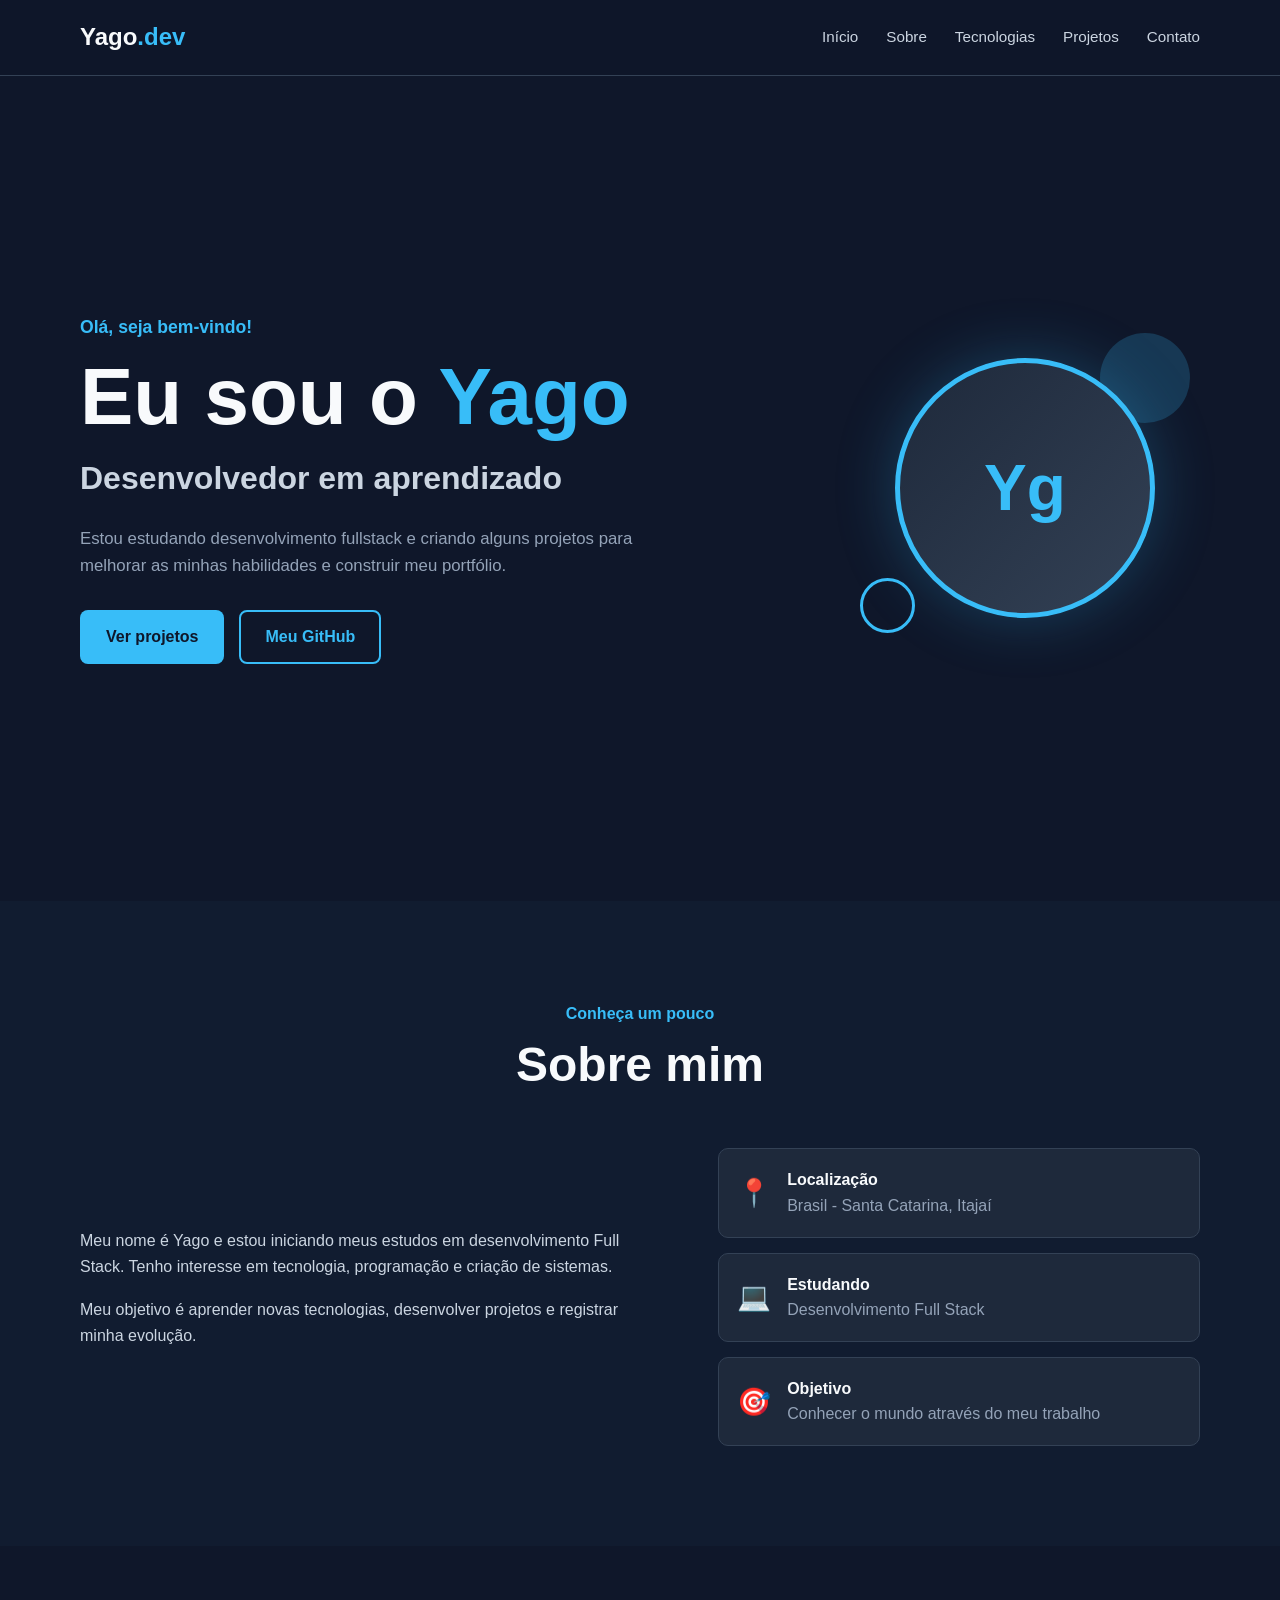
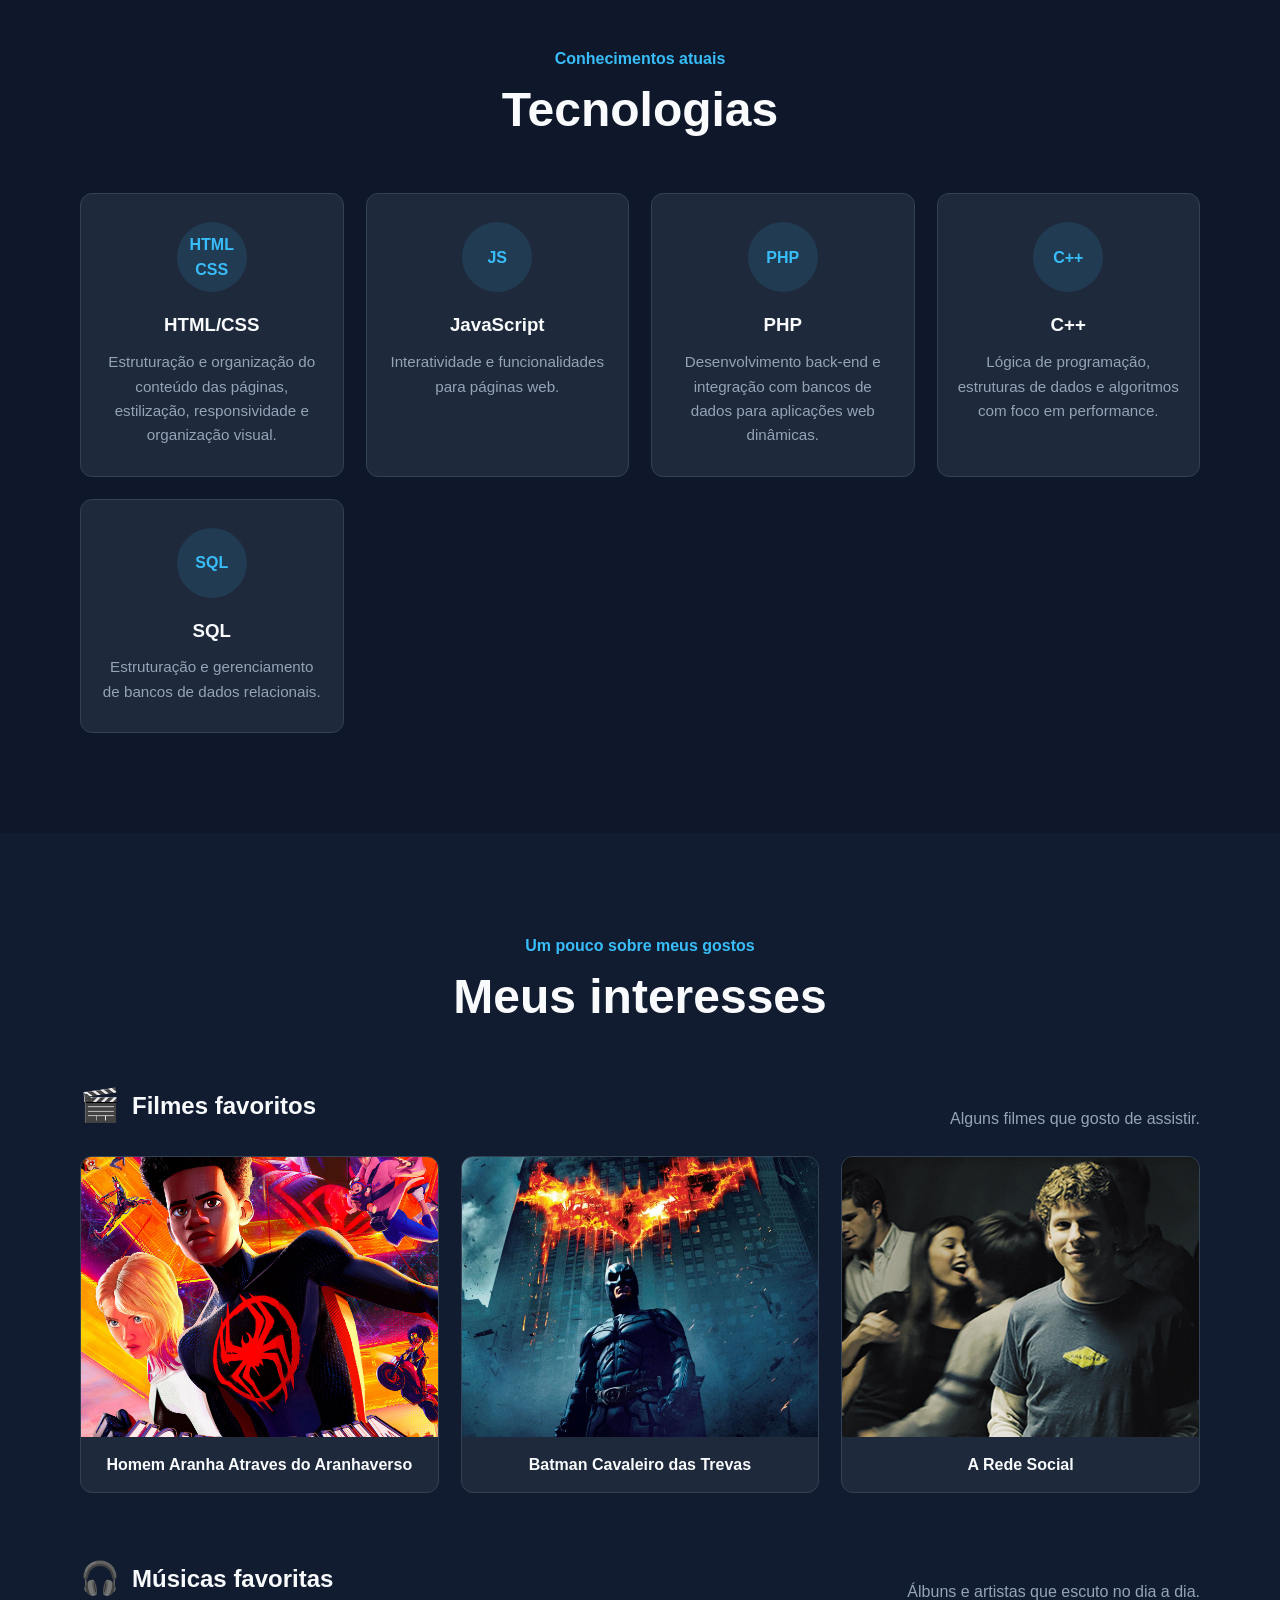
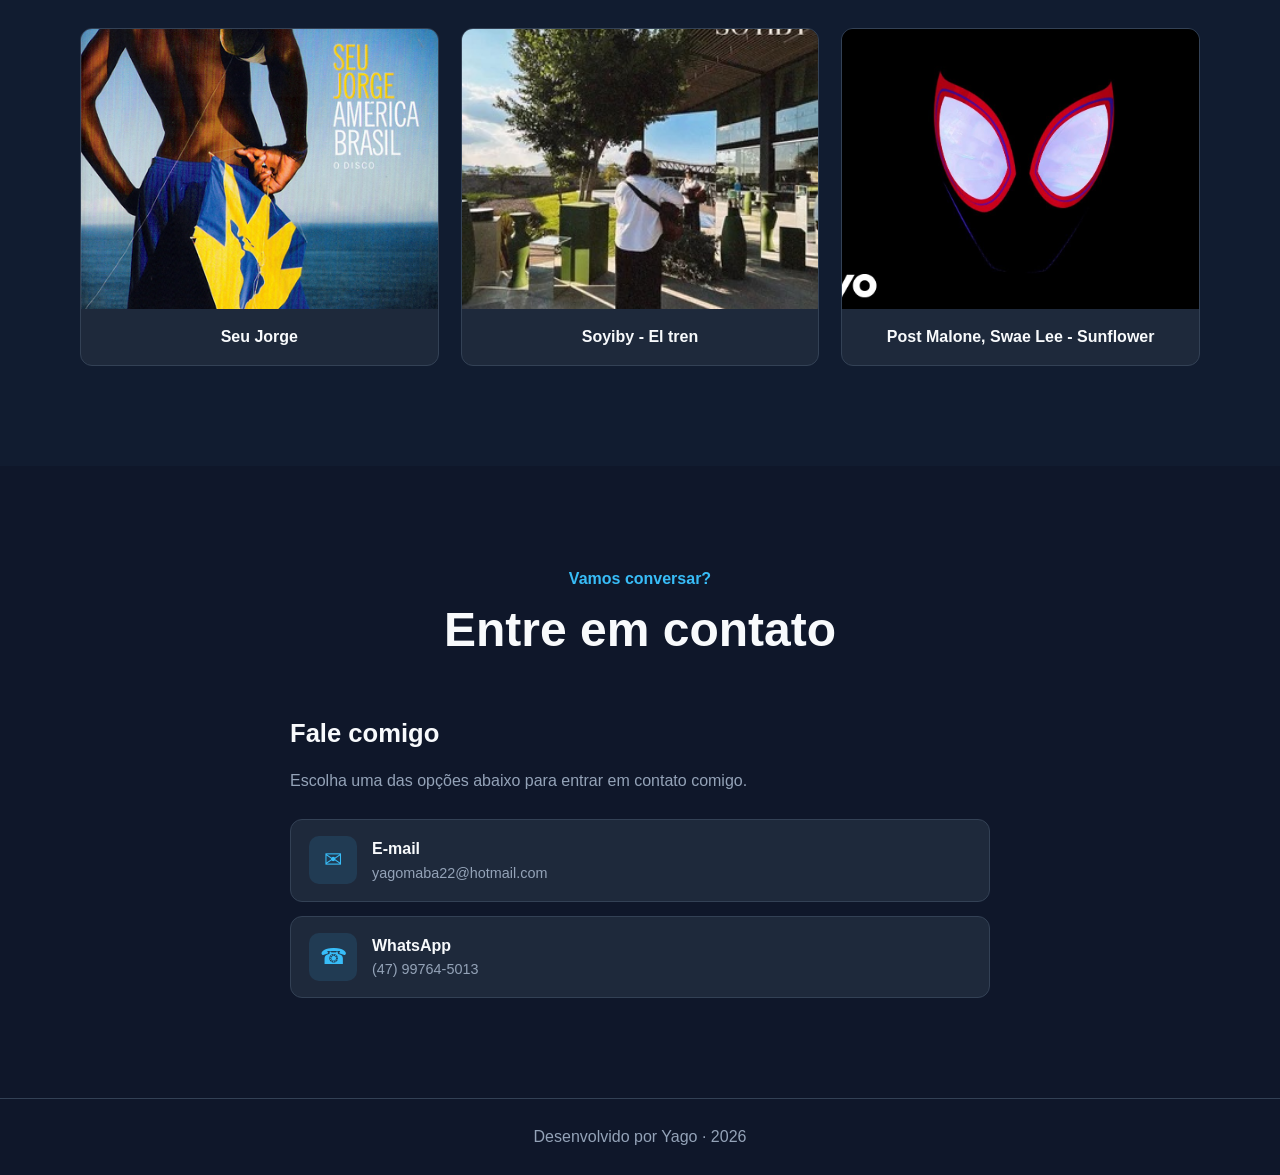
<file: Pagina Basica de apresentação/index.html>
<!DOCTYPE html>
<html lang="pt-BR">

<head>
    <meta charset="UTF-8">
    <meta name="viewport" content="width=device-width, initial-scale=1.0">
    <meta name="description" content="Portfólio pessoal de Yago, desenvolvedor em aprendizado.">
    <title>Yago.dev | Portfólio</title>
    <style>
        * {
            margin: 0;
            padding: 0;
            box-sizing: border-box;
        }

        html {
            scroll-behavior: smooth;
            scroll-padding-top: 75px;
        }

        body {
            background-color: #0f172a;
            color: #f8fafc;
            font-family: Arial, Helvetica, sans-serif;
            line-height: 1.6;
        }

        a {
            color: inherit;
            text-decoration: none;
        }

        button,
        input,
        textarea {
            font-family: inherit;
        }

        .container {
            width: min(1120px, 90%);
            margin: 0 auto;
        }

        .cabecalho {
            position: sticky;
            top: 0;
            z-index: 100;
            background-color: rgba(15, 23, 42, 0.95);
            border-bottom: 1px solid #334155;
            backdrop-filter: blur(10px);
        }

        .cabecalho-conteudo {
            min-height: 75px;
            display: flex;
            align-items: center;
            justify-content: space-between;
        }

        .logo {
            color: #f8fafc;
            font-size: 1.5rem;
            font-weight: bold;
        }

        .logo span {
            color: #38bdf8;
        }

        .menu {
            display: flex;
            align-items: center;
            gap: 28px;
        }

        .menu a {
            color: #cbd5e1;
            font-size: 0.95rem;
            transition: color 0.3s;
        }

        .menu a:hover {
            color: #38bdf8;
        }

        .botao-menu {
            display: none;
            border: none;
            background: transparent;
            color: #f8fafc;
            font-size: 1.8rem;
            cursor: pointer;
        }

        .inicio {
            min-height: calc(100vh - 75px);
            display: flex;
            align-items: center;
            padding: 80px 0;
        }

        .inicio-conteudo {
            display: flex;
            justify-content: space-between;
            align-items: center;
            gap: 80px;
        }

        .inicio-texto {
            max-width: 620px;
        }

        .saudacao {
            color: #38bdf8;
            font-size: 1.1rem;
            font-weight: bold;
            margin-bottom: 12px;
        }

        .inicio h1 {
            font-size: clamp(2.7rem, 7vw, 5rem);
            line-height: 1.1;
            margin-bottom: 12px;
        }

        .inicio h1 span {
            color: #38bdf8;
        }

        .inicio h2 {
            color: #cbd5e1;
            font-size: clamp(1.3rem, 3vw, 2rem);
            margin-bottom: 22px;
        }

        .descricao {
            color: #94a3b8;
            max-width: 580px;
            font-size: 1.05rem;
        }

        .botoes {
            display: flex;
            flex-wrap: wrap;
            gap: 15px;
            margin-top: 30px;
        }

        .botao {
            display: inline-flex;
            align-items: center;
            justify-content: center;
            min-height: 48px;
            padding: 12px 24px;
            border: 2px solid transparent;
            border-radius: 8px;
            font-weight: bold;
            cursor: pointer;
            transition: 0.3s;
        }

        .botao-principal {
            background-color: #38bdf8;
            color: #0f172a;
        }

        .botao-principal:hover {
            background-color: #7dd3fc;
            transform: translateY(-3px);
        }

        .botao-secundario {
            color: #38bdf8;
            border-color: #38bdf8;
        }

        .botao-secundario:hover {
            background-color: #38bdf8;
            color: #0f172a;
        }

        .inicio-imagem {
            position: relative;
            display: flex;
            align-items: center;
            justify-content: center;
            min-width: 350px;
            min-height: 350px;
        }

        .avatar {
            position: relative;
            z-index: 2;
            width: 260px;
            height: 260px;
            display: flex;
            align-items: center;
            justify-content: center;
            border: 5px solid #38bdf8;
            border-radius: 50%;
            background: linear-gradient(135deg, #1e293b, #334155);
            box-shadow: 0 0 60px rgba(56, 189, 248, 0.25);
        }

        .avatar span {
            color: #38bdf8;
            font-size: 4rem;
            font-weight: bold;
        }

        .detalhe {
            position: absolute;
            border-radius: 50%;
        }

        .detalhe-um {
            width: 90px;
            height: 90px;
            top: 20px;
            right: 10px;
            background-color: rgba(56, 189, 248, 0.2);
        }

        .detalhe-dois {
            width: 55px;
            height: 55px;
            bottom: 30px;
            left: 10px;
            border: 3px solid #38bdf8;
        }

        .secao {
            padding: 100px 0;
        }

        .titulo-secao {
            margin-bottom: 45px;
            text-align: center;
        }

        .titulo-secao p {
            color: #38bdf8;
            font-weight: bold;
        }

        .titulo-secao h2 {
            font-size: clamp(2rem, 5vw, 3rem);
        }

        .sobre,
        .projetos {
            background-color: #111c30;
        }

        .sobre-conteudo {
            display: grid;
            grid-template-columns: 1.2fr 1fr;
            align-items: center;
            gap: 60px;
        }

        .sobre-texto p {
            color: #cbd5e1;
            margin-bottom: 18px;
        }

        .informacoes {
            display: grid;
            gap: 15px;
        }

        .informacao {
            display: flex;
            align-items: center;
            gap: 16px;
            padding: 18px;
            border: 1px solid #334155;
            border-radius: 10px;
            background-color: #1e293b;
        }

        .informacao span {
            font-size: 1.7rem;
        }

        .informacao p {
            color: #94a3b8;
        }

        .lista-tecnologias {
            display: grid;
            grid-template-columns: repeat(4, 1fr);
            gap: 22px;
        }

        .card-tecnologia {
            padding: 28px 20px;
            border: 1px solid #334155;
            border-radius: 12px;
            background-color: #1e293b;
            text-align: center;
            transition: 0.3s;
        }

        .card-tecnologia:hover {
            border-color: #38bdf8;
            transform: translateY(-7px);
        }

        .icone-tecnologia {
            width: 70px;
            height: 70px;
            display: flex;
            align-items: center;
            justify-content: center;
            margin: 0 auto 18px;
            border-radius: 50%;
            background-color: rgba(56, 189, 248, 0.12);
            color: #38bdf8;
            font-weight: bold;
        }

        .card-tecnologia h3 {
            margin-bottom: 10px;
        }

        .card-tecnologia p {
            color: #94a3b8;
            font-size: 0.95rem;
        }

        .lista-projetos {
            display: grid;
            grid-template-columns: repeat(3, 1fr);
            gap: 25px;
        }

        .card-projeto {
            overflow: hidden;
            border: 1px solid #334155;
            border-radius: 12px;
            background-color: #1e293b;
            transition: 0.3s;
        }

        .card-projeto:hover {
            border-color: #38bdf8;
            transform: translateY(-6px);
        }

        .imagem-projeto {
            height: 180px;
            display: flex;
            align-items: center;
            justify-content: center;
            background: linear-gradient(135deg, #0f172a, #334155);
        }

        .imagem-projeto span {
            color: rgba(56, 189, 248, 0.5);
            font-size: 4rem;
            font-weight: bold;
        }

        .conteudo-projeto {
            padding: 24px;
        }

        .status {
            display: inline-block;
            padding: 5px 10px;
            margin-bottom: 14px;
            border-radius: 20px;
            background-color: rgba(56, 189, 248, 0.12);
            color: #38bdf8;
            font-size: 0.75rem;
            font-weight: bold;
        }

        .conteudo-projeto h3 {
            margin-bottom: 10px;
        }

        .conteudo-projeto p {
            color: #94a3b8;
            margin-bottom: 18px;
        }

        .link-projeto {
            color: #38bdf8;
            font-weight: bold;
        }

        .contato-conteudo {
            max-width: 700px;
            margin: 0 auto;
        }

        .contato-texto h3 {
            margin-bottom: 14px;
            font-size: 1.6rem;
        }

        .contato-texto p {
            color: #94a3b8;
            margin-bottom: 25px;
        }

        .redes {
            display: grid;
            gap: 14px;
        }

        .redes a {
            display: flex;
            align-items: center;
            gap: 15px;
            min-height: 82px;
            padding: 16px 18px;
            border: 1px solid #334155;
            border-radius: 12px;
            background-color: #1e293b;
            transition: transform 0.3s, border-color 0.3s, background-color 0.3s;
        }

        .redes a:hover {
            border-color: #38bdf8;
            background-color: rgba(56, 189, 248, 0.1);
            transform: translateY(-3px);
        }

        .icone-contato {
            width: 48px;
            height: 48px;
            flex-shrink: 0;
            display: flex;
            align-items: center;
            justify-content: center;
            border-radius: 10px;
            background-color: rgba(56, 189, 248, 0.12);
            color: #38bdf8;
            font-size: 1.4rem;
        }

        .dados-contato {
            display: grid;
        }

        .dados-contato strong {
            color: #f8fafc;
        }

        .dados-contato span {
            color: #94a3b8;
            font-size: 0.9rem;
            overflow-wrap: anywhere;
        }

        .rodape {
            padding: 25px 0;
            border-top: 1px solid #334155;
            background-color: #0f172a;
            color: #94a3b8;
            text-align: center;
        }

        .interesses {
            background-color: #111c30;
        }

        .grupo-interesse {
            margin-bottom: 60px;
        }

        .grupo-interesse:last-child {
            margin-bottom: 0;
        }

        .cabecalho-interesse {
            display: flex;
            align-items: end;
            justify-content: space-between;
            gap: 20px;
            margin-bottom: 24px;
        }

        .cabecalho-interesse div {
            display: flex;
            align-items: center;
            gap: 12px;
        }

        .cabecalho-interesse h3 {
            font-size: 1.5rem;
        }

        .cabecalho-interesse p {
            color: #94a3b8;
        }

        .icone-interesse {
            font-size: 2rem;
        }

        .lista-interesses {
            display: grid;
            grid-template-columns: repeat(3, 1fr);
            gap: 22px;
        }

        .item-interesse {
            overflow: hidden;
            border: 1px solid #334155;
            border-radius: 12px;
            background-color: #1e293b;
            transition: transform 0.3s, border-color 0.3s;
        }

        .item-interesse:hover {
            border-color: #38bdf8;
            transform: translateY(-6px);
        }

        .item-interesse img {
            width: 100%;
            height: 280px;
            display: block;
            object-fit: cover;
        }

        .item-interesse figcaption {
            padding: 15px;
            color: #f8fafc;
            font-weight: bold;
            text-align: center;
        }

        @media (max-width: 850px) {
            .botao-menu {
                display: block;
            }

            .menu {
                position: absolute;
                top: 75px;
                left: 0;
                width: 100%;
                display: none;
                flex-direction: column;
                padding: 25px;
                background-color: #0f172a;
                border-bottom: 1px solid #334155;
            }

            .menu.aberto {
                display: flex;
            }

            .inicio-conteudo {
                flex-direction: column;
                text-align: center;
            }

            .descricao {
                margin: 0 auto;
            }

            .botoes {
                justify-content: center;
            }

            .inicio-imagem {
                min-width: auto;
            }

            .sobre-conteudo,
            .contato-conteudo {
                grid-template-columns: 1fr;
            }

            .lista-tecnologias {
                grid-template-columns: repeat(2, 1fr);
            }

            .lista-projetos {
                grid-template-columns: 1fr;
            }

            .lista-interesses {
                grid-template-columns: 1fr;
            }
        }

        @media (max-width: 520px) {
            .lista-tecnologias {
                grid-template-columns: 1fr;
            }

            .avatar {
                width: 210px;
                height: 210px;
            }

            .avatar span {
                font-size: 3rem;
            }

            .inicio-imagem {
                min-height: 280px;
            }

            .cabecalho-interesse {
                align-items: flex-start;
                flex-direction: column;
            }
        }
    </style>
</head>

<body>
    <header class="cabecalho">
        <div class="container cabecalho-conteudo">
            <a href="#inicio" class="logo">Yago<span>.dev</span></a>

            <button type="button" class="botao-menu" id="botao-menu" aria-label="Abrir menu"
                aria-expanded="false">☰</button>

            <nav class="menu" id="menu">
                <a href="#inicio">Início</a>
                <a href="#sobre">Sobre</a>
                <a href="#tecnologias">Tecnologias</a>
                <a href="#projetos">Projetos</a>
                <a href="#contato">Contato</a>
            </nav>
        </div>
    </header>

    <main>
        <section class="inicio" id="inicio">
            <div class="container inicio-conteudo">
                <div class="inicio-texto">
                    <p class="saudacao">Olá, seja bem-vindo!</p>

                    <h1>Eu sou o <span>Yago</span></h1>

                    <h2>Desenvolvedor em aprendizado</h2>

                    <p class="descricao">Estou estudando desenvolvimento fullstack e criando alguns projetos para
                        melhorar as minhas habilidades e construir meu portfólio.</p>

                    <div class="botoes">
                        <a href="#projetos" class="botao botao-principal">Ver projetos</a>

                        <a href="https://github.com/Yagog0" target="_blank" rel="noopener noreferrer"
                            class="botao botao-secundario">
                            Meu GitHub
                        </a>
                    </div>
                </div>

                <div class="inicio-imagem">
                    <div class="avatar"><span>Yg</span></div>
                    <div class="detalhe detalhe-um"></div>
                    <div class="detalhe detalhe-dois"></div>
                </div>
            </div>
        </section>

        <section class="secao sobre" id="sobre">
            <div class="container">
                <div class="titulo-secao">
                    <p>Conheça um pouco</p>
                    <h2>Sobre mim</h2>
                </div>

                <div class="sobre-conteudo">
                    <div class="sobre-texto">
                        <p>
                            Meu nome é Yago e estou iniciando meus estudos em
                            desenvolvimento Full Stack. Tenho interesse em tecnologia,
                            programação e criação de sistemas.
                        </p>
                        <p>
                            Meu objetivo é aprender novas tecnologias,
                            desenvolver projetos e registrar minha evolução.
                        </p>
                    </div>
                    <div class="informacoes">
                        <div class="informacao">
                            <span>📍</span>
                            <div>
                                <strong>Localização</strong>
                                <p>Brasil - Santa Catarina, Itajaí</p>
                            </div>
                        </div>

                        <div class="informacao">
                            <span>💻</span>
                            <div>
                                <strong>Estudando</strong>
                                <p>Desenvolvimento Full Stack</p>
                            </div>
                        </div>

                        <div class="informacao">
                            <span>🎯</span>
                            <div>
                                <strong>Objetivo</strong>
                                <p>Conhecer o mundo através do meu trabalho</p>
                            </div>
                        </div>
                    </div>
                </div>
            </div>
        </section>

        <section class="secao tecnologias" id="tecnologias">
            <div class="container">
                <div class="titulo-secao">
                    <p>Conhecimentos atuais</p>
                    <h2>Tecnologias</h2>
                </div>

                <div class="lista-tecnologias">
                    <article class="card-tecnologia">
                        <div class="icone-tecnologia">HTML<br>CSS</div>
                        <h3>HTML/CSS</h3>

                        <p>
                            Estruturação e organização do conteúdo das páginas,
                            estilização, responsividade e
                            organização visual.
                        </p>
                    </article>

                    <article class="card-tecnologia">
                        <div class="icone-tecnologia">JS</div>

                        <h3>JavaScript</h3>

                        <p>
                            Interatividade e funcionalidades para páginas web.
                        </p>
                    </article>

                    <article class="card-tecnologia">
                        <div class="icone-tecnologia">PHP</div>

                        <h3>PHP</h3>

                        <p>
                            Desenvolvimento back-end e integração com bancos de dados para aplicações web dinâmicas.
                        </p>

                    </article>

                    <article class="card-tecnologia">
                        <div class="icone-tecnologia">C++</div>

                        <h3>C++</h3>

                        <p>
                            Lógica de programação, estruturas de dados e algoritmos com foco em performance.
                        </p>

                    </article>

                    <article class="card-tecnologia">
                        <div class="icone-tecnologia">SQL</div>

                        <h3>SQL</h3>
                        <p>
                            Estruturação e gerenciamento de bancos de dados relacionais.
                        </p>
                    </article>
                </div>
            </div>
        </section>

        <section class="secao interesses" id="interesses">
            <div class="container">

                <div class="titulo-secao">
                    <p>Um pouco sobre meus gostos</p>
                    <h2>Meus interesses</h2>
                </div>

                <!-- Filmes -->
                <div class="grupo-interesse">
                    <div class="cabecalho-interesse">
                        <div>
                            <span class="icone-interesse">🎬</span>
                            <h3>Filmes favoritos</h3>
                        </div>

                        <p>
                            Alguns filmes que gosto de assistir.
                        </p>
                    </div>

                    <div class="lista-interesses">

                        <figure class="item-interesse">
                            <img src="imagens/Filme1.jpg" alt="Capa do filme Homem Aranha Atraves do Aranhaverso">

                            <figcaption>
                                Homem Aranha Atraves do Aranhaverso
                            </figcaption>
                        </figure>

                        <figure class="item-interesse">
                            <img src="imagens/filme2.jpg" alt="Capa do filme batman cavaleiro das trevas">

                            <figcaption>
                                Batman Cavaleiro das Trevas
                            </figcaption>
                        </figure>

                        <figure class="item-interesse">
                            <img src="imagens/filme3.jpg" alt="Capa do filme A Rede Social">

                            <figcaption>
                                A Rede Social
                            </figcaption>
                        </figure>

                    </div>
                </div>

                <!-- Músicas -->
                <div class="grupo-interesse">
                    <div class="cabecalho-interesse">
                        <div>
                            <span class="icone-interesse">🎧</span>
                            <h3>Músicas favoritas</h3>
                        </div>

                        <p>
                            Álbuns e artistas que escuto no dia a dia.
                        </p>
                    </div>

                    <div class="lista-interesses">

                        <figure class="item-interesse">
                            <img src="imagens/musica1.jpg" alt="Capa do primeiro álbum favorito">

                            <figcaption>
                                Seu Jorge
                            </figcaption>
                        </figure>

                        <figure class="item-interesse">
                            <img src="imagens/musica2.jpg" alt="Capa do segundo álbum favorito">

                            <figcaption>
                                Soyiby - El tren
                            </figcaption>
                        </figure>

                        <figure class="item-interesse">
                            <img src="imagens/musica3.jpg" alt="Capa do terceiro álbum favorito">

                            <figcaption>
                                Post Malone, Swae Lee - Sunflower
                            </figcaption>
                        </figure>

                    </div>
                </div>

                <!-- Livros -->
                <!-- <div class="grupo-interesse">
                    <div class="cabecalho-interesse">
                        <div>
                            <span class="icone-interesse">📚</span>
                            <h3>Livros favoritos</h3>
                        </div>

                        <p>
                            Alguns livros que já li ou quero ler.
                        </p>
                    </div>

                    <div class="lista-interesses">

                        <figure class="item-interesse">
                            <img src="imagens/livro-1.jpg" alt="Capa do primeiro livro favorito">

                            <figcaption>
                                Nome do livro
                            </figcaption>
                        </figure>

                        <figure class="item-interesse">
                            <img src="imagens/livro-2.jpg" alt="Capa do segundo livro favorito">

                            <figcaption>
                                Nome do livro
                            </figcaption>
                        </figure>

                        <figure class="item-interesse">
                            <img src="imagens/livro-3.jpg" alt="Capa do terceiro livro favorito">

                            <figcaption>
                                Nome do livro
                            </figcaption>
                        </figure>

                    </div>
                </div>
            </div> -->
        </section>

        <section class="secao contato" id="contato">
            <div class="container">
                <div class="titulo-secao">
                    <p>Vamos conversar?</p>
                    <h2>Entre em contato</h2>
                </div>

                <div class="contato-conteudo">
                    <div class="contato-texto">
                        <h3>Fale comigo</h3>
                        <p>
                            Escolha uma das opções abaixo para entrar em contato comigo.
                        </p>

                        <div class="redes">
                            <a href="mailto:yagomaba22@hotmail.com">
                                <span class="icone-contato" aria-hidden="true">✉</span>
                                <span class="dados-contato">
                                    <strong>E-mail</strong>
                                    <span>yagomaba22@hotmail.com</span>
                                </span>
                            </a>

                            <a href="https://wa.me/5547997645013" target="_blank" rel="noopener noreferrer">
                                <span class="icone-contato" aria-hidden="true">☎</span>
                                <span class="dados-contato">
                                    <strong>WhatsApp</strong>
                                    <span>(47) 99764-5013</span>
                                </span>
                            </a>

                            <!-- <a href="https://www.linkedin.com/in/seu-usuario/" target="_blank"
                                rel="noopener noreferrer">
                                <span class="icone-contato" aria-hidden="true">in</span>
                                <span class="dados-contato">
                                    <strong>LinkedIn</strong>
                                    <span>linkedin.com/in/seu-usuario</span>
                                </span>
                            </a> -->
                        </div>
                    </div>

                </div>

            </div>
        </section>

    </main>

    <footer class="rodape">
        <div class="container">
            <p>
                Desenvolvido por Yago · <span id="ano"></span>
            </p>
        </div>
    </footer>
    <script>
        const botaoMenu = document.getElementById("botao-menu");
        const menu = document.getElementById("menu");
        const linksMenu = document.querySelectorAll(".menu a");

        const ano = document.getElementById("ano");

        botaoMenu.addEventListener("click", function () {
            menu.classList.toggle("aberto");

            const menuAberto = menu.classList.contains("aberto");

            botaoMenu.setAttribute(
                "aria-expanded",
                menuAberto.toString()
            );

            botaoMenu.textContent = menuAberto ? "✕" : "☰";
        });

        linksMenu.forEach(function (link) {
            link.addEventListener("click", function () {
                menu.classList.remove("aberto");

                botaoMenu.setAttribute(
                    "aria-expanded",
                    "false"
                );

                botaoMenu.textContent = "☰";
            });
        });

        ano.textContent = new Date().getFullYear();
    </script>
</body>

</html>
</file>
<file: styles.css>
@charset "UTF-8";
:root {
  --bg: #08090a;
  --surface: #101113;
  --text: #e9e9e9;
  --muted: #97999d;
  --line: #28292c;
  --mono: "Consolas", "Courier New", monospace;
  --pad: clamp(22px, 4.6vw, 88px);
}
*,
*::before,
*::after {
  box-sizing: border-box;
}
html {
  scroll-behavior: smooth;
  scroll-padding-top: 90px;
}
body {
  margin: 0;
  background: var(--bg);
  color: var(--text);
  font-family: Arial, Helvetica, sans-serif;
  -webkit-font-smoothing: antialiased;
}

::selection {
  background: #dfe2e6;
  color: #08090a;
}
a {
  color: inherit;
  text-decoration: none;
}
button {
  font: inherit;
  color: inherit;
  cursor: pointer;
}
button,
a {
  -webkit-tap-highlight-color: transparent;
}
button {
  background: none;
  border: 0;
}
button:disabled {
  cursor: default;
}
img {
  display: block;
  max-width: 100%;
}
h1,
h2,
h3,
p,
figure {
  margin: 0;
}
a,
button {
  touch-action: manipulation;
}
a:focus-visible,
button:focus-visible,
[tabindex="0"]:focus-visible {
  outline: 2px solid #e3e7ef;
  outline-offset: 7px;
}
button[hidden],
[hidden] {
  display: none !important;
}
.skip-link {
  position: fixed;
  top: 12px;
  left: 12px;
  padding: 14px;
  background: #eee;
  color: #08090a;
  z-index: 200;
  transform: translateY(-160%);
}
.skip-link:focus {
  transform: translateY(0);
}
.metallic {
  color: #e0e1e3;
  background: linear-gradient(
    180deg,
    #fff 8%,
    #e0e1e3 38%,
    #969ba1 68%,
    #42464d 100%
  );
  -webkit-background-clip: text;
  background-clip: text;
  -webkit-text-fill-color: transparent;
}
.header {
  height: 100px;
  display: flex;
  align-items: center;
  justify-content: space-between;
  gap: 24px;
  margin: 0 var(--pad);
  border-bottom: 1px solid var(--line);
  position: relative;
  z-index: 30;
}
.brand {
  display: flex;
  align-items: center;
  gap: 14px;
  font-size: 12px;
  font-weight: 700;
  letter-spacing: 1.5px;
  flex-shrink: 0;
}

.brand small {
  display: block;
  font: 8px var(--mono);
  color: var(--muted);
  margin-top: 7px;
  letter-spacing: 1.1px;
}
.navigation {
  display: flex;
  align-items: center;
  gap: clamp(15px, 2.3vw, 36px);
}
.navigation a {
  font: 11px var(--mono);
  text-transform: uppercase;
  color: #c4c5c8;
  transition: color 0.2s;
}
.navigation a:hover {
  color: #fff;
}
.navigation .nav-contact {
  border-bottom: 1px solid #7d7f83;
  padding: 10px 0;
  display: flex;
  gap: 22px;
}
.menu-toggle {
  display: none;
}
.hero {
  position: relative;
  min-height: 700px;
  height: calc(100svh - 100px);
  max-height: 1000px;
  isolation: isolate;
  overflow: hidden;
  margin: 0 var(--pad);
}
.hero-topline {
  position: absolute;
  top: 28px;
  inset-inline: 0;
  display: flex;
  justify-content: space-between;
  gap: 16px;
  font: 9px var(--mono);
  letter-spacing: 1.1px;
  color: #a0a1a4;
  z-index: 2;
}
.location {
  display: flex;
  gap: 9px;
  align-items: center;
}

.portrait-stage {
  position: absolute;
  top: 5%;
  left: 50%;
  transform: translateX(-50%);
  width: min(560px, 65%);
  height: 82%;
  pointer-events: none;
  z-index: -1;
}

.portrait-art {
  position: relative;
  width: auto;
  height: auto;
  max-width: 100%;
  max-height: 100%;
  margin-inline: auto;
  object-fit: contain;
  object-position: center top;
  image-rendering: pixelated;
  filter: saturate(0.65) brightness(0.88);
  opacity: 0.95;
  mask-image: linear-gradient(#000 68%, transparent 100%);
  -webkit-mask-image: linear-gradient(#000 68%, transparent 100%);
}

.hero-introduction {
  position: absolute;
  top: 31%;
  left: 0;
}
.eyebrow {
  font: 9px var(--mono);
  letter-spacing: 1.8px;
  color: #a0a2a6;
}
.hero-introduction p {
  font-size: clamp(13px, 1.25vw, 18px);
  line-height: 1.65;
  margin-top: 20px;
  color: #c6c7ca;
}

.hero-title-wrap {
  position: absolute;
  bottom: 100px;
  width: 100%;
  container-type: inline-size;
}
.hero-title-label {
  display: block;
  font: 10px var(--mono);
  letter-spacing: 4px;
  margin: 0 0 15px 6px;
  color: #c4c5c7;
}
.hero-title {
  font-size: min(293px, calc((100vw - 2 * var(--pad)) * 0.167));
  font-size: min(293px, 16.7cqw);
  line-height: 1.08;
  font-weight: 900;
  letter-spacing: -0.075em;
  white-space: nowrap;
}
.title-dot {
  font-size: 0.63em;
  letter-spacing: -0.07em;
}
.hero-bottom {
  position: absolute;
  bottom: 0;
  left: 0;
  right: 0;
  min-height: 73px;
  border-top: 1px solid var(--line);
  display: flex;
  align-items: center;
  justify-content: space-between;
  gap: 20px;
  font: 10px var(--mono);
  color: #a2a4a9;
}
.scroll-link {
  display: flex;
  align-items: center;
  gap: 12px;
}

.animation-controls {
  display: flex;
  align-items: center;
  gap: 24px;
}
.animation-controls button {
  display: flex;
  align-items: center;
  gap: 7px;
  padding: 10px 0;
  font: 9px var(--mono);
  color: #92959b;
}
.animation-controls button:hover {
  color: #fff;
}

.section {
  padding: 110px var(--pad) 0;
}
.section-label {
  display: flex;
  justify-content: space-between;
  gap: 20px;
  padding-bottom: 28px;
  border-bottom: 1px solid var(--line);
  font: 9px var(--mono);
  letter-spacing: 1.3px;
  color: #9c9ea3;
}
.section-label span:first-child {
  color: #d2d3d6;
}
.about-grid {
  display: grid;
  grid-template-columns: 1.15fr 1fr;
  gap: 9%;
  padding: 80px 0 90px;
}
.statement {
  font-size: clamp(40px, 5.6vw, 85px);
  line-height: 1.1;
  letter-spacing: -4px;
  font-weight: 500;
}
.statement span {
  color: #73777e;
}
.about-copy {
  padding-top: 4px;
  max-width: 520px;
}
.about-copy p {
  font-size: 14px;
  line-height: 1.9;
  color: #92959b;
  margin-bottom: 20px;
}
.about-copy .lead {
  font-size: 21px;
  line-height: 1.55;
  color: #d6d7db;
  letter-spacing: -0.45px;
}
.text-link {
  display: inline-flex;
  align-items: center;
  gap: 30px;
  padding: 12px 0 10px;
  font-size: 12px;
  border-bottom: 1px solid #6c6d72;
  transition:
    border-color 0.2s,
    color 0.2s;
}
.text-link span {
  font-size: 17px;
}
.text-link:hover {
  color: #fff;
  border-color: #eee;
}
.about-facts {
  display: grid;
  grid-template-columns: 1fr 1fr;
  border-top: 1px solid var(--line);
  margin-top: 35px;
  padding-top: 24px;
  gap: 20px;
}
.about-facts span {
  font: 8px var(--mono);
  letter-spacing: 1px;
  color: #7e8188;
  display: block;
  margin-bottom: 10px;
}
.about-facts strong {
  font-size: 11px;
  font-weight: 400;
  line-height: 1.7;
  color: #bbbfc5;
}

.section-heading {
  display: flex;
  align-items: flex-end;
  justify-content: space-between;
  gap: 32px;
  padding: 54px 0;
}
.section-heading h2 {
  font-size: clamp(35px, 4.6vw, 68px);
  font-weight: 500;
  line-height: 1.08;
  letter-spacing: -2.8px;
}
.section-heading > p {
  font-size: 13px;
  line-height: 1.8;
  color: #979a9f;
  padding-bottom: 6px;
}
.section-heading > .text-link {
  margin-bottom: 6px;
}
.stack-row {
  display: grid;
  grid-template-columns: 45px 82px 1fr 1fr 135px;
  align-items: center;
  gap: 22px;
  padding: 29px 0;
  border-top: 1px solid var(--line);
  transition: background 0.15s;
}
.stack-row:last-child {
  border-bottom: 1px solid var(--line);
}
.stack-row:hover {
  background: #ffffff03;
}
.stack-number {
  font: 9px var(--mono);
  color: #70747c;
}
.stack-logo {
  font-size: 27px;
  font-weight: 700;
  letter-spacing: -2px;
  color: #d0d2d6;
}
.js-logo {
  width: 36px;
  height: 36px;
  display: flex;
  align-items: flex-end;
  justify-content: flex-end;
  padding: 4px;
  border: 1px solid #959aa2;
  font-size: 21px;
  letter-spacing: -1px;
}
.php-logo {
  font-size: 24px;
  font-style: italic;
  letter-spacing: -2px;
}
.tiny {
  font-size: 15px;
  vertical-align: top;
  letter-spacing: -1px;
}
.sql-logo {
  font-size: 17px;
  letter-spacing: -1px;
}
.stack-row h3 {
  font-size: 24px;
  font-weight: 500;
  letter-spacing: -0.8px;
}
.stack-row p {
  font-size: 12px;
  line-height: 1.7;
  color: #93969d;
}
.stack-category {
  font: 8px var(--mono);
  letter-spacing: 1px;
  color: #858991;
}

.interest-tabs {
  display: flex;
  gap: 28px;
  border-bottom: 1px solid var(--line);
  margin-bottom: 30px;
}
.interest-tabs button {
  padding: 17px 0;
  position: relative;
  font-size: 13px;
  color: #7f848e;
  display: flex;
  align-items: center;
  gap: 13px;
}
.interest-tabs button span {
  font: 8px var(--mono);
  color: #767c85;
}
.interest-tabs button[aria-selected="true"] {
  color: #eee;
}
.interest-tabs button[aria-selected="true"]::after {
  content: "";
  position: absolute;
  bottom: -1px;
  left: 0;
  right: 0;
  height: 2px;
  background: #e5e6e9;
}
.interest-grid {
  display: grid;
  grid-template-columns: repeat(3, 1fr);
  gap: 25px;
}
.interest-image {
  position: relative;
  overflow: hidden;
  aspect-ratio: 1.1;
  background: #14171c;
}
.interest-image::after {
  content: "";
  position: absolute;
  inset: 0;
  background: linear-gradient(transparent 60%, #0008);
  pointer-events: none;
}
.interest-image img {
  width: 100%;
  height: 100%;
  object-fit: cover;
  object-position: center 25%;
  filter: saturate(0.75) brightness(0.9);
}
.interest-card:hover img {
  filter: saturate(1) brightness(1);
}
.interest-image > span {
  position: absolute;
  bottom: 17px;
  left: 18px;
  z-index: 1;
  font: 8px var(--mono);
  letter-spacing: 1.5px;
  color: #e4e5e7;
}
.interest-card figcaption {
  padding: 18px 0;
}
.interest-card h3 {
  font-size: 17px;
  font-weight: 400;
  letter-spacing: -0.3px;
}
.interest-card figcaption > span {
  display: block;
  font-size: 11px;
  margin-top: 8px;
  color: #838995;
}
.music-grid .interest-image img {
  object-position: center;
}
.contact {
  padding-bottom: 75px;
}
.contact-heading {
  display: flex;
  align-items: center;
  justify-content: space-between;
  gap: 30px;
  padding: 65px 0 45px;
}
.contact-heading h2 {
  font-size: clamp(49px, 8.3vw, 130px);
  font-weight: 500;
  line-height: 1.02;
  letter-spacing: -0.065em;
}

.contact-bottom {
  display: flex;
  justify-content: space-between;
  gap: 30px;
  border-top: 1px solid var(--line);
  padding-top: 30px;
}
.contact-bottom > p {
  font-size: 13px;
  color: #9298a2;
  line-height: 1.9;
}
.contact-links {
  min-width: 300px;
}
.contact-links > a {
  font-size: 11px;
  display: flex;
  justify-content: space-between;
  gap: 15px;
  color: #959ca6;
}
.email-line {
  display: flex;
  justify-content: space-between;
  align-items: center;
  gap: 20px;
  padding: 0 0 17px;
}
.email-line > a {
  font-size: 17px;
  display: flex;
  gap: 20px;
}
.email-line > button {
  padding: 8px;
  color: #939ba7;
  display: grid;
  place-items: center;
}
.email-line > button:hover {
  color: white;
}
.copy-status {
  display: block;
  min-height: 17px;
  font: 10px var(--mono);
  color: #b6beb4;
  margin-top: 12px;
}
.footer {
  margin: 0 var(--pad);
  border-top: 1px solid var(--line);
  padding: 35px 0;
  display: flex;
  justify-content: space-between;
  align-items: center;
  gap: 30px;
}
.footer-brand {
  font-size: 34px;
  font-weight: 800;
  letter-spacing: -2px;
}

.footer p {
  font: 9px/1.9 var(--mono);
  color: #777f8c;
}
.footer > a:not(.footer-brand) {
  font: 10px var(--mono);
  color: #a8adb5;
}
.back-top {
  display: flex;
  gap: 24px;
  align-items: center;
}

.intro {
  position: fixed;
  inset: 0;
  background: #08090a;
  z-index: 100;
  display: flex;
  align-items: center;
  justify-content: center;
  transition:
    transform 0.8s cubic-bezier(0.76, 0, 0.24, 1),
    visibility 0.8s;
  overflow: hidden;
}

.intro.is-exiting {
  transform: translateY(-102%);
  visibility: hidden;
}
.intro-top {
  position: absolute;
  left: var(--pad);
  right: var(--pad);
  display: flex;
  justify-content: space-between;
  gap: 20px;
  font: 9px var(--mono);
  letter-spacing: 1.4px;
  color: #8f949c;
}
.intro-top {
  top: 40px;
}
.intro-center {
  display: flex;
  align-items: center;
  flex-direction: column;
  position: relative;
}
.intro-name {
  font-size: clamp(100px, 23vw, 350px);
  line-height: 1;
  font-weight: 900;
  letter-spacing: -0.075em;
  padding-right: 0.08em;
  animation: name-entrance 1s cubic-bezier(0.2, 0.8, 0.2, 1) both;
}
.intro-dot {
  font-size: 0.8em;
}
.intro-caption {
  font: 9px var(--mono);
  letter-spacing: 4px;
  color: #868d97;
  margin-top: 28px;
  animation: caption-entrance 0.8s 0.45s both;
}

.skip-intro {
  position: fixed;
  bottom: 78px;
  right: var(--pad);
  z-index: 101;
  color: #afb4bc;
  font: 10px var(--mono);
  padding: 14px 0;
  display: flex;
  gap: 22px;
}
.skip-intro:hover {
  color: white;
}
body.intro-playing {
  overflow: hidden;
}
@keyframes name-entrance {
  from {
    opacity: 0;
    filter: blur(14px);
    transform: translateY(45px) scale(0.92);
  }
  to {
    opacity: 1;
    filter: blur(0);
    transform: translateY(0) scale(1);
  }
}
@keyframes caption-entrance {
  from {
    opacity: 0;
    transform: translateY(10px);
  }
  to {
    opacity: 1;
    transform: translateY(0);
  }
}
@media (min-width: 1700px) {
  .header,
  .hero,
  .footer {
    max-width: 1600px;
    margin-inline: auto;
  }
  .section {
    max-width: 1776px;
    margin: auto;
  }
}
@media (max-width: 1050px) {
  .brand small {
    font-size: 7px;
  }
  .navigation {
    gap: 17px;
  }
  .navigation a {
    font-size: 9px;
  }
  .hero {
    min-height: 640px;
    max-height: 850px;
  }
  .hero-introduction {
    top: 25%;
  }
  .hero-introduction p {
    font-size: 13px;
  }
  .portrait-stage {
    width: 64%;
    left: 56%;
    top: 9%;
  }
  .stack-row {
    grid-template-columns: 25px 55px 1fr 1fr 100px;
    gap: 14px;
  }
  .stack-category {
    font-size: 7px;
  }
  .stack-row h3 {
    font-size: 21px;
  }
  .statement {
    letter-spacing: -2.7px;
  }
  .about-grid {
    gap: 7%;
  }
  .about-copy .lead {
    font-size: 19px;
  }
  .contact-links {
    min-width: 290px;
  }
}
@media (max-width: 760px) {
  html {
    scroll-padding-top: 24px;
  }
  .header {
    height: 80px;
  }
  .brand {
    font-size: 11px;
  }
  .brand small {
    font-size: 7px;
  }

  .menu-toggle {
    display: flex;
    flex-direction: column;
    justify-content: center;
    gap: 6px;
    width: 44px;
    height: 44px;
    padding: 10px;
  }
  .menu-toggle > span {
    width: 24px;
    height: 1px;
    background: #ddd;
    transition: transform 0.3s;
  }
  .menu-toggle[aria-expanded="true"] > span:first-child {
    transform: translateY(3.5px) rotate(45deg);
  }
  .menu-toggle[aria-expanded="true"] > span:last-child {
    transform: translateY(-3.5px) rotate(-45deg);
  }
  .navigation {
    display: none;
    position: absolute;
    top: 79px;
    left: calc(-1 * var(--pad));
    right: calc(-1 * var(--pad));
    padding: 25px var(--pad) 32px;
    background: #0d0f12;
    border-bottom: 1px solid var(--line);
    flex-direction: column;
    align-items: stretch;
    gap: 0;
    box-shadow: 0 30px 40px #0006;
  }
  .navigation.is-open {
    display: flex;
  }
  .navigation a {
    font-size: 12px;
    padding: 16px 0;
    border-bottom: 1px solid #ffffff0b;
  }
  .navigation .nav-contact {
    padding: 16px 0;
    justify-content: space-between;
  }
  .hero {
    min-height: 580px;
    height: calc(100svh - 80px);
    max-height: 900px;
  }
  .hero-topline {
    font-size: 7px;
    letter-spacing: 0.6px;
    top: 22px;
  }
  .hero-topline .location {
    font-size: 7px;
    gap: 6px;
  }
  .portrait-stage {
    width: 94%;
    max-width: 420px;
    left: 50%;
    height: 64%;
    top: 24%;
  }

  .hero-introduction {
    top: 13%;
  }
  .hero-introduction .eyebrow {
    font-size: 8px;
    letter-spacing: 1px;
  }
  .hero-introduction p {
    font-size: 11px;
    margin-top: 13px;
    line-height: 1.7;
  }

  .hero-title-wrap {
    bottom: 100px;
  }
  .hero-title-label {
    font-size: 8px;
    letter-spacing: 0.7px;
    margin-bottom: 13px;
    margin-left: 2px;
  }
  .hero-title {
    font-size: calc((100vw - 2 * var(--pad)) * 0.167);
    font-size: 16.7cqw;
    letter-spacing: -0.075em;
  }
  .hero-bottom {
    min-height: 73px;
    flex-wrap: wrap;
    align-content: center;
    gap: 14px;
  }
  .scroll-link {
    font-size: 9px;
  }

  .animation-controls {
    width: auto;
    gap: 0;
  }
  .animation-controls button {
    padding: 0;
    font-size: 8px;
  }
  .section {
    padding-top: 75px;
  }
  .section-label {
    font-size: 8px;
    letter-spacing: 0.7px;
    padding-bottom: 21px;
  }

  .about-grid {
    grid-template-columns: 1fr;
    padding: 43px 0 48px;
    gap: 35px;
  }
  .statement {
    font-size: clamp(42px, 9vw, 66px);
    letter-spacing: -2.5px;
  }
  .about-copy {
    max-width: none;
  }
  .about-copy .lead {
    font-size: 20px;
  }
  .about-copy p {
    font-size: 13px;
  }

  .section-heading {
    padding: 36px 0;
    align-items: flex-start;
    flex-direction: column;
    gap: 24px;
  }
  .section-heading h2 {
    font-size: clamp(36px, 8.5vw, 56px);
    letter-spacing: -1.8px;
  }
  .section-heading > p {
    font-size: 12px;
  }
  .stack-row {
    grid-template-columns: 18px 42px 1fr;
    gap: 13px;
    padding: 22px 0;
  }
  .stack-row h3 {
    font-size: 22px;
  }
  .stack-row p {
    grid-column: 3;
    grid-row: 2;
    font-size: 11px;
  }
  .stack-row p br {
    display: none;
  }
  .stack-category {
    display: none;
  }
  .stack-logo {
    font-size: 24px;
  }
  .js-logo {
    height: 30px;
    width: 30px;
    font-size: 18px;
  }
  .php-logo {
    font-size: 21px;
  }
  .sql-logo {
    font-size: 14px;
  }

  .interest-grid {
    gap: 13px;
  }
  .interest-image {
    aspect-ratio: 0.65;
  }
  .interest-image > span {
    font-size: 6px;
    left: 9px;
    bottom: 12px;
    letter-spacing: 0.8px;
  }
  .interest-card figcaption {
    padding: 13px 0;
  }
  .interest-card h3 {
    font-size: 12px;
    line-height: 1.45;
  }
  .interest-card figcaption > span {
    font-size: 9px;
    line-height: 1.5;
    margin-top: 6px;
  }
  .interest-tabs {
    gap: 26px;
    margin-bottom: 23px;
  }
  .interest-tabs button {
    font-size: 12px;
  }
  .contact-heading {
    padding: 42px 0 32px;
    gap: 14px;
  }
  .contact-heading h2 {
    font-size: clamp(44px, 9.9vw, 75px);
  }

  .contact-bottom {
    flex-direction: column;
    gap: 26px;
  }
  .contact-links {
    min-width: 0;
    width: 100%;
  }
  .email-line > a {
    font-size: 16px;
    gap: 12px;
  }
  .contact {
    padding-bottom: 40px;
  }
  .footer {
    display: grid;
    grid-template-columns: 1fr 1fr;
    padding: 25px 0;
    gap: 22px;
  }
  .footer-brand {
    font-size: 28px;
  }
  .footer p {
    font-size: 8px;
    text-align: right;
  }
  .footer > a:not(.footer-brand) {
    font-size: 9px;
  }
  .back-top {
    justify-content: flex-end;
    gap: 17px;
  }
  .intro-top {
    font-size: 8px;
    letter-spacing: 0.7px;
  }
  .intro-top {
    top: 30px;
  }
  .intro-name {
    font-size: 26vw;
  }
  .intro-caption {
    font-size: 7px;
    letter-spacing: 2px;
  }

  .skip-intro {
    font-size: 9px;
  }
}
@media (max-width: 360px) {
  .hero-topline {
    font-size: 6px;
  }
  .hero-topline .location {
    font-size: 6px;
  }

  .email-line > a {
    font-size: 14px;
  }
  .interest-grid {
    gap: 9px;
  }
  .interest-card h3 {
    font-size: 11px;
  }

  .contact-heading h2 {
    font-size: 42px;
  }
}
@media (prefers-reduced-motion: reduce) {
  html {
    scroll-behavior: auto;
  }
  *,
  *::before,
  *::after {
    animation: none !important;
    transition: none !important;
  }

  .intro {
    display: none !important;
  }
  .skip-intro {
    display: none !important;
  }
}

/* Controles com áreas de toque legíveis. */
button {
  border-radius: 0;
}
.icon {
  display: inline-block;
  flex-shrink: 0;
  vertical-align: middle;
}
.scroll-link {
  min-height: 44px;
}
.animation-controls button {
  min-height: 44px;
  font-size: 10px;
}

.footer > a:not(.footer-brand) {
  display: inline-flex;
  align-items: center;
  gap: 10px;
  min-height: 44px;
}
.skip-intro {
  min-height: 44px;
}

/* Elementos da proposta visual original. */
body::after {
  content: "";
  position: fixed;
  inset: 0;
  pointer-events: none;
  z-index: 20;
  opacity: 0.025;
  background-image: url("data:image/svg+xml,%3Csvg viewBox='0 0 180 180' xmlns='http://www.w3.org/2000/svg'%3E%3Cfilter id='n'%3E%3CfeTurbulence type='fractalNoise' baseFrequency='.92' numOctaves='3' stitchTiles='stitch'/%3E%3C/filter%3E%3Cpath fill='%23fff' filter='url(%23n)' d='M0 0h180v180H0z'/%3E%3C/svg%3E");
}
.brand-symbol {
  display: flex;
  align-items: center;
  font-size: 40px;
  font-weight: 900;
  letter-spacing: -5px;
  line-height: 1;
}
.brand-symbol svg {
  width: 25px;
  height: 25px;
  margin-left: -2px;
  align-self: flex-start;
}
.portrait-halo {
  position: absolute;
  inset: 5% -10% -4%;
  background: radial-gradient(
    ellipse,
    #343c4b45 0%,
    #1c24322a 39%,
    transparent 70%
  );
  border-radius: 50%;
}
.portrait-corner {
  position: absolute;
  width: 17px;
  height: 17px;
  opacity: 0.5;
}
.corner-one {
  top: 22%;
  left: 12%;
  border-top: 1px solid #5a5b60;
  border-left: 1px solid #5a5b60;
}
.corner-two {
  right: 12%;
  bottom: 16%;
  border-right: 1px solid #5a5b60;
  border-bottom: 1px solid #5a5b60;
}
.hero-side-note {
  position: absolute;
  right: 0;
  top: 34%;
  writing-mode: vertical-rl;
  font: 8px var(--mono);
  letter-spacing: 2px;
  color: #797b80;
}
.scroll-circle {
  border: 1px solid #515258;
  border-radius: 50%;
  height: 30px;
  width: 30px;
  display: grid;
  place-items: center;
  transition: transform 0.25s;
}
.scroll-link:hover .scroll-circle {
  transform: translateY(4px);
}
.word-strip {
  display: flex;
  align-items: center;
  justify-content: space-between;
  gap: 24px;
  border-top: 1px solid var(--line);
  border-bottom: 1px solid var(--line);
  padding: 24px 0;
  overflow: hidden;
}
.word-strip span {
  font-size: clamp(20px, 4.1vw, 64px);
  font-weight: 700;
  letter-spacing: -2px;
  color: #6e7279;
}
.word-strip svg {
  flex-shrink: 0;
  color: #b9bbc0;
}
.contact-orb {
  display: grid;
  place-items: center;
  width: clamp(80px, 12vw, 180px);
  aspect-ratio: 1;
  flex-shrink: 0;
  border-radius: 50%;
  border: 1px solid #747b86;
  background: radial-gradient(circle at 32% 26%, #343941, #14171c 65%, #0e1013);
  transition:
    transform 0.4s,
    box-shadow 0.4s;
}
.contact-orb svg {
  width: 50%;
  height: 50%;
}
.contact-orb:hover {
  transform: rotate(45deg);
  box-shadow: 0 0 50px #ffffff0a;
}
.footer-brand {
  display: inline-flex;
  align-items: center;
  gap: 7px;
}
.footer-brand svg {
  width: 25px;
  height: 25px;
}
.intro::before {
  content: "";
  position: absolute;
  inset: 0;
  background: radial-gradient(ellipse, #25292e55, transparent 55%);
}
.intro-mark {
  position: absolute;
  top: -55px;
  height: 22px;
  width: 58px;
  background: linear-gradient(110deg, white, #4e555f);
  transform: rotate(-28deg);
  animation: mark-turn 1.8s cubic-bezier(0.7, 0, 0.3, 1) both;
}
@keyframes mark-turn {
  0% {
    opacity: 0;
    transform: rotate(-150deg) scale(0.2);
  }
  30% {
    opacity: 1;
  }
  100% {
    transform: rotate(152deg) scale(1);
  }
}
.reveal {
  opacity: 1;
}
.motion-ready .reveal {
  opacity: 0;
  transform: translateY(24px);
  transition:
    opacity 0.75s,
    transform 0.75s;
}
.motion-ready .reveal.is-visible {
  opacity: 1;
  transform: translateY(0);
}
@media (max-width: 760px) {
  .hero-introduction p {
    font-size: 13px;
    line-height: 1.7;
  }
  .animation-controls button {
    font-size: 9px;
  }
  .contact-heading {
    align-items: center;
    flex-direction: row;
    gap: 14px;
  }
  .section-label {
    font-size: 9px;
  }
  .footer .back-top {
    justify-content: flex-end;
  }
  .brand-symbol {
    font-size: 35px;
  }
  .brand-symbol svg {
    width: 22px;
    height: 22px;
  }
  .hero-introduction p {
    font-size: 11px;
  }
  .hero-side-note {
    font-size: 7px;
    top: 28%;
    letter-spacing: 1.5px;
  }
  .portrait-corner {
    display: none;
  }
  .hero-bottom {
    min-height: 91px;
  }
  .hero-title-wrap {
    bottom: 116px;
  }
  .animation-controls {
    order: 3;
    width: 100%;
    justify-content: space-between;
    gap: 20px;
  }
  .animation-controls button {
    min-height: 32px;
  }
  .word-strip {
    padding: 20px 0;
    gap: 15px;
  }
  .word-strip span {
    font-size: clamp(12px, 3.3vw, 22px);
    letter-spacing: -0.6px;
  }
  .word-strip svg {
    width: 20px;
    height: 20px;
  }
  .contact-orb {
    width: 64px;
  }
  .intro-mark {
    width: 43px;
    height: 16px;
    top: -43px;
  }
  .section-label span:last-child {
    font-size: 7px;
    text-align: right;
  }
}
@media (prefers-reduced-motion: reduce) {
  .motion-ready .reveal {
    opacity: 1;
    transform: none;
  }
}
</file>
<file: shelf.css>
/* Capas e lombadas são faces do mesmo estojo, construído em CSS 3D. */
.project-shelf {
  --case-size: 268px;
  --case-thickness: 18px;
  --slot-width: 57px;
  background: #0d0e10;
  border: 1px solid #303237;
}
.shelf-topline {
  display: flex;
  justify-content: space-between;
  gap: 20px;
  padding: 20px 26px;
  border-bottom: 1px solid #26282c;
  font: 9px var(--mono);
  letter-spacing: 1.5px;
  color: #969ba4;
  align-items: center;
  min-height: 76px;
}
.shelf-navigation {
  display: flex;
  align-items: center;
  gap: 8px;
  flex-shrink: 0;
}
.shelf-navigation > span {
  margin-right: 10px;
  white-space: nowrap;
}
.shelf-navigation button {
  display: grid;
  place-items: center;
  width: 44px;
  height: 44px;
  border: 1px solid #3b3f46;
  transition: background 0.2s, border-color 0.2s;
}
.shelf-navigation button:hover {
  background: #ffffff0b;
  border-color: #9ba1ab;
}
.shelf-viewport {
  overflow-x: auto;
  overflow-y: hidden;
  scrollbar-width: thin;
  scrollbar-color: #565b65 #111214;
  background: radial-gradient(ellipse at 50% 80%, #292c3255, transparent 70%);
  overscroll-behavior-x: contain;
}
.shelf-row {
  display: flex;
  align-items: flex-end;
  justify-content: center;
  gap: 14px;
  list-style: none;
  margin: 0;
  width: max-content;
  min-width: 100%;
  padding: 62px 35px 36px;
}
.cd-slot {
  position: relative;
  flex: 0 0 auto;
  width: var(--slot-width);
  height: var(--case-size);
  transition: width 0.65s cubic-bezier(0.22, 0.75, 0.2, 1);
}
.cd-link {
  display: block;
  position: relative;
  width: 100%;
  height: 100%;
  perspective: 1200px;
  perspective-origin: 50% 50%;
  outline-offset: 9px;
}
.cd-case {
  display: block;
  position: relative;
  width: var(--case-size);
  height: var(--case-size);
  transform-style: preserve-3d;
  transform-origin: 0 50%;
  transform: rotateY(82deg);
  transition: transform 0.65s cubic-bezier(0.22, 0.75, 0.2, 1);
}
.cd-front,
.cd-back,
.cd-spine,
.cd-top {
  position: absolute;
  display: block;
  backface-visibility: hidden;
}
.cd-front {
  inset: 0;
  border: 5px solid #ffffff2a;
  border-left-width: 13px;
  background: #24272c;
  transform: translateZ(calc(var(--case-thickness) / 2));
  box-shadow:
    inset 0 0 0 1px #fff6,
    1px 10px 22px #0007;
}
.cd-front img {
  width: 100%;
  height: 100%;
  object-fit: cover;
}
.cd-front::after {
  content: "";
  position: absolute;
  inset: 0;
  pointer-events: none;
  border: 1px solid #ffffff40;
  background: linear-gradient(
    110deg,
    #ffffff12,
    transparent 32%,
    transparent 65%,
    #ffffff18
  );
}
.cd-hinge {
  display: block;
  position: absolute;
  left: -12px;
  top: 0;
  bottom: 0;
  width: 11px;
  border-right: 1px solid #ffffff40;
  background: repeating-linear-gradient(0deg, #181b20 0 3px, #34383e 3px 4px);
}
.cd-back {
  inset: 0;
  background: #171a20;
  border: 1px solid #737985;
  transform: rotateY(180deg) translateZ(calc(var(--case-thickness) / 2));
}
.cd-spine {
  top: 0;
  left: calc(var(--case-thickness) / -2);
  width: var(--case-thickness);
  height: 100%;
  transform: rotateY(-90deg);
  background: var(--cover-color);
  color: var(--cover-ink);
  border: 1px solid #ffffff55;
  box-shadow:
    inset 2px 0 2px #ffffff35,
    inset -2px 0 2px #0005;
}
.cd-catalog,
.cd-spine-footer {
  display: block;
  position: absolute;
  left: 0;
  right: 0;
  font: 7px var(--mono);
  text-align: center;
  letter-spacing: 0.4px;
}
.cd-catalog {
  top: 9px;
}
.cd-spine-footer {
  bottom: 9px;
  font-weight: 700;
}
.cd-spine-title {
  position: absolute;
  top: 34px;
  bottom: 32px;
  left: 0;
  right: 0;
  display: flex;
  align-items: center;
  justify-content: center;
  writing-mode: vertical-rl;
  transform: rotate(180deg);
  font:
    700 9px Arial,
    Helvetica,
    sans-serif;
  letter-spacing: 1px;
  white-space: nowrap;
}
.cd-top {
  top: calc(var(--case-thickness) / -2);
  left: 0;
  width: 100%;
  height: var(--case-thickness);
  transform: rotateX(90deg);
  background: #4e545d;
  border: 1px solid #ffffff35;
}
.project-shelf:not(.shelf-ready) .cd-slot:is(:hover, :focus-within),
.cd-slot.is-selected {
  width: calc(var(--case-size) + 20px);
}
.project-shelf:not(.shelf-ready) .cd-slot:is(:hover, :focus-within) .cd-case,
.cd-slot.is-selected .cd-case {
  transform: rotateY(-8deg) translateY(-5px);
}
.cd-slot.is-selected {
  z-index: 2;
}
.shelf-plinth {
  height: 17px;
  margin: 0 22px;
  border-top: 1px solid #797e8866;
  background: linear-gradient(#343840, #181b20 40%, #101215);
  box-shadow: 0 12px 25px #0006;
}
.shelf-instructions {
  display: flex;
  justify-content: space-between;
  align-items: center;
  gap: 18px;
  min-height: 61px;
  margin: 0 26px;
  padding: 12px 0;
  font: 9px/1.7 var(--mono);
  color: #898f99;
}
.shelf-reset {
  flex-shrink: 0;
  min-height: 36px;
  padding: 7px 0;
  font: 9px var(--mono);
  border-bottom: 1px solid #59616b;
}
.shelf-reset:hover {
  color: #fff;
  border-color: #fff;
}
.shelf-details {
  min-height: 185px;
  border-top: 1px solid #2c2e33;
  padding: 27px 26px 30px;
  display: grid;
  grid-template-columns: 1fr auto;
  gap: 32px;
  align-items: center;
}
.shelf-project-info {
  max-width: 690px;
  min-width: 0;
}
.shelf-project-info h3 {
  font-size: 29px;
  font-weight: 500;
  letter-spacing: -1px;
  margin: 12px 0 10px;
}
.shelf-project-info p {
  font-size: 13px;
  line-height: 1.8;
  color: #999fa9;
}
.shelf-project-info .eyebrow {
  font-size: 8px;
  line-height: 1.7;
  letter-spacing: 1.2px;
}
.shelf-repository {
  white-space: nowrap;
  gap: 20px;
}
.shelf-repository > span {
  font-size: 12px;
}
@media (max-width: 1050px) {
  .project-shelf {
    --case-size: 238px;
    --slot-width: 50px;
  }
  .shelf-row {
    gap: 12px;
    padding-inline: 28px;
  }
  .shelf-details {
    gap: 25px;
  }
}
@media (max-width: 760px) {
  .project-shelf {
    --case-size: 216px;
    --slot-width: 45px;
    --case-thickness: 17px;
  }
  .shelf-topline {
    font-size: 7px;
    letter-spacing: 0.6px;
    padding: 12px 18px;
    gap: 12px;
  }
  .shelf-topline > span {
    max-width: 120px;
    line-height: 1.8;
  }
  .shelf-navigation {
    gap: 5px;
  }
  .shelf-navigation > span {
    margin-right: 4px;
  }
  .shelf-row {
    justify-content: flex-start;
    gap: 10px;
    padding: 40px 24px 29px;
  }
  .cd-front {
    border-width: 4px;
    border-left-width: 12px;
  }
  .cd-spine-title {
    font-size: 8px;
    letter-spacing: 0.7px;
  }
  .shelf-plinth {
    margin-inline: 12px;
    height: 13px;
  }
  .shelf-instructions {
    margin-inline: 18px;
    font-size: 8px;
    align-items: flex-start;
    gap: 12px;
  }
  .shelf-reset {
    min-height: 32px;
    font-size: 8px;
  }
  .shelf-details {
    padding: 23px 18px 26px;
    grid-template-columns: 1fr;
    gap: 17px;
    min-height: 240px;
  }
  .shelf-project-info h3 {
    font-size: 25px;
  }
  .shelf-project-info p {
    font-size: 12px;
  }
  .shelf-project-info .eyebrow {
    font-size: 7px;
    letter-spacing: 0.7px;
  }
  .shelf-repository {
    justify-self: start;
    font-size: 11px;
  }
}
@media (prefers-reduced-motion: reduce) {
  .cd-slot,
  .cd-case {
    transition: none;
  }
}
</file>
